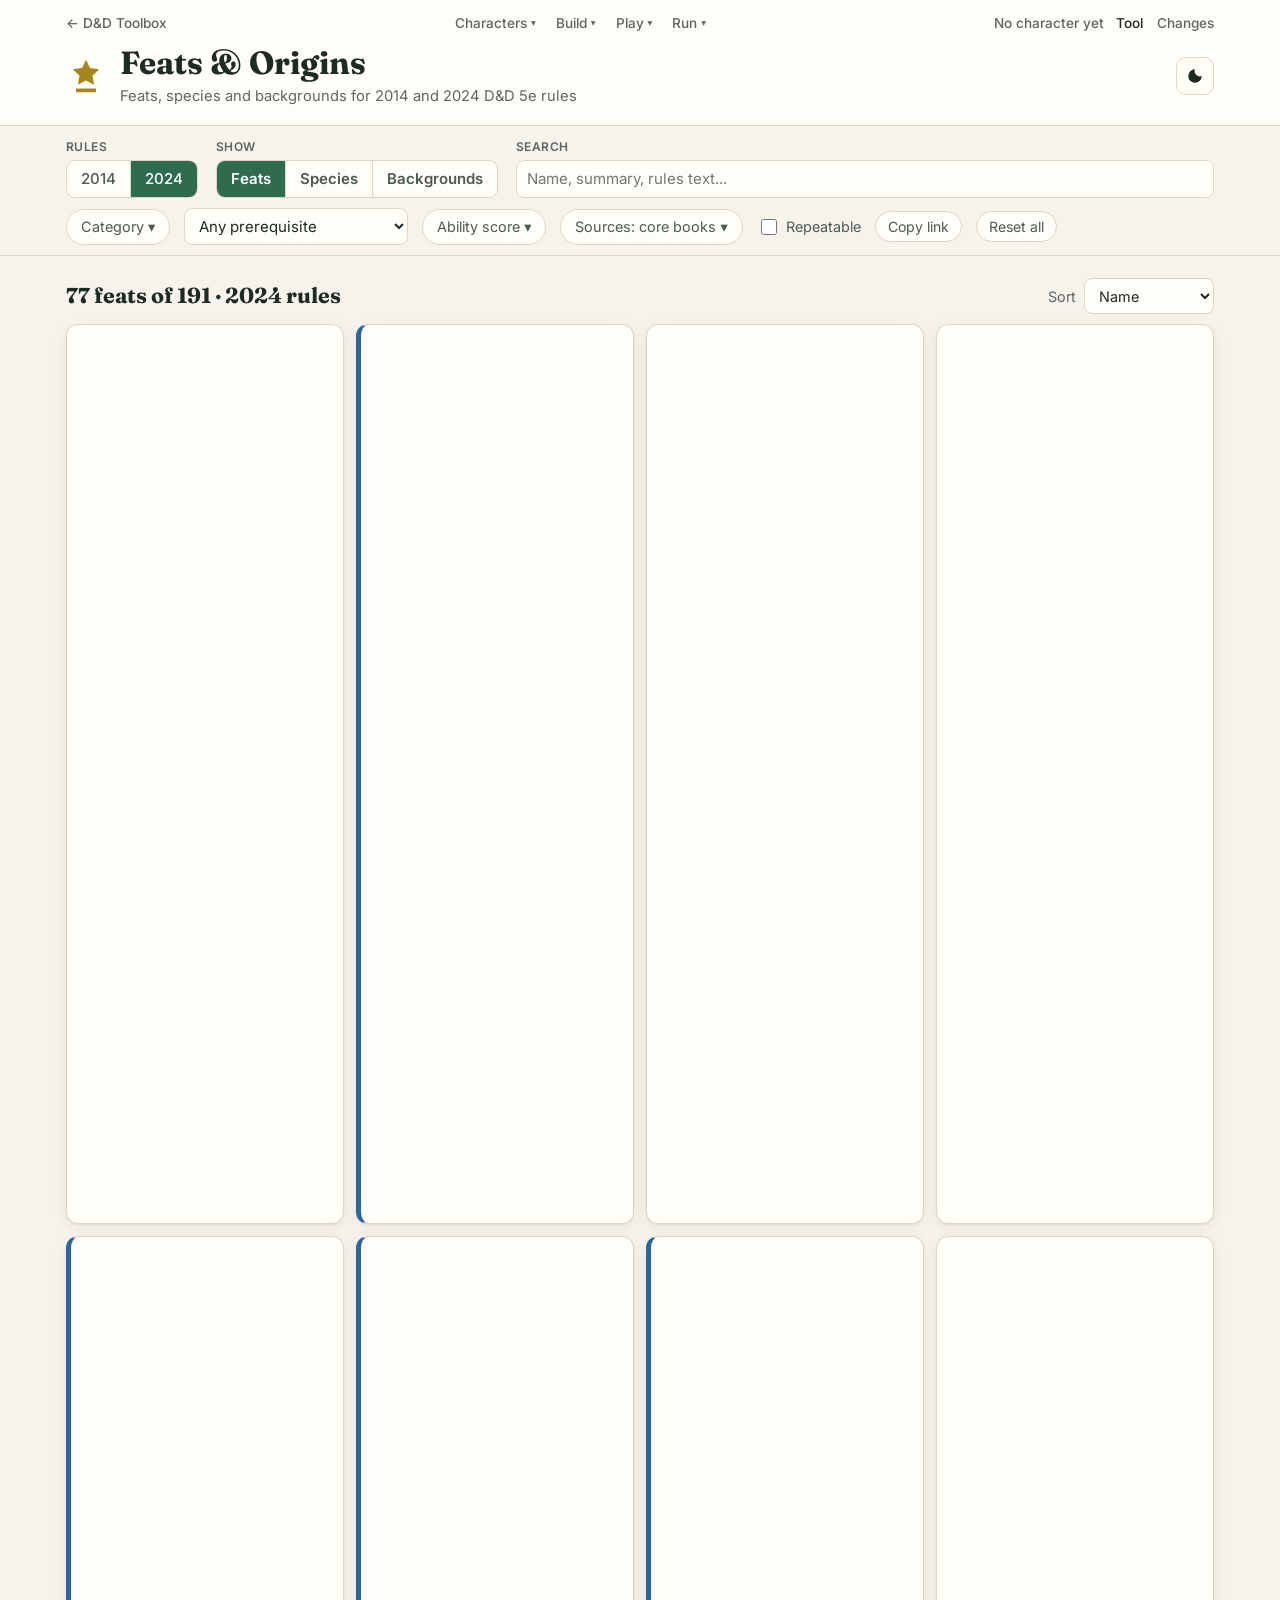
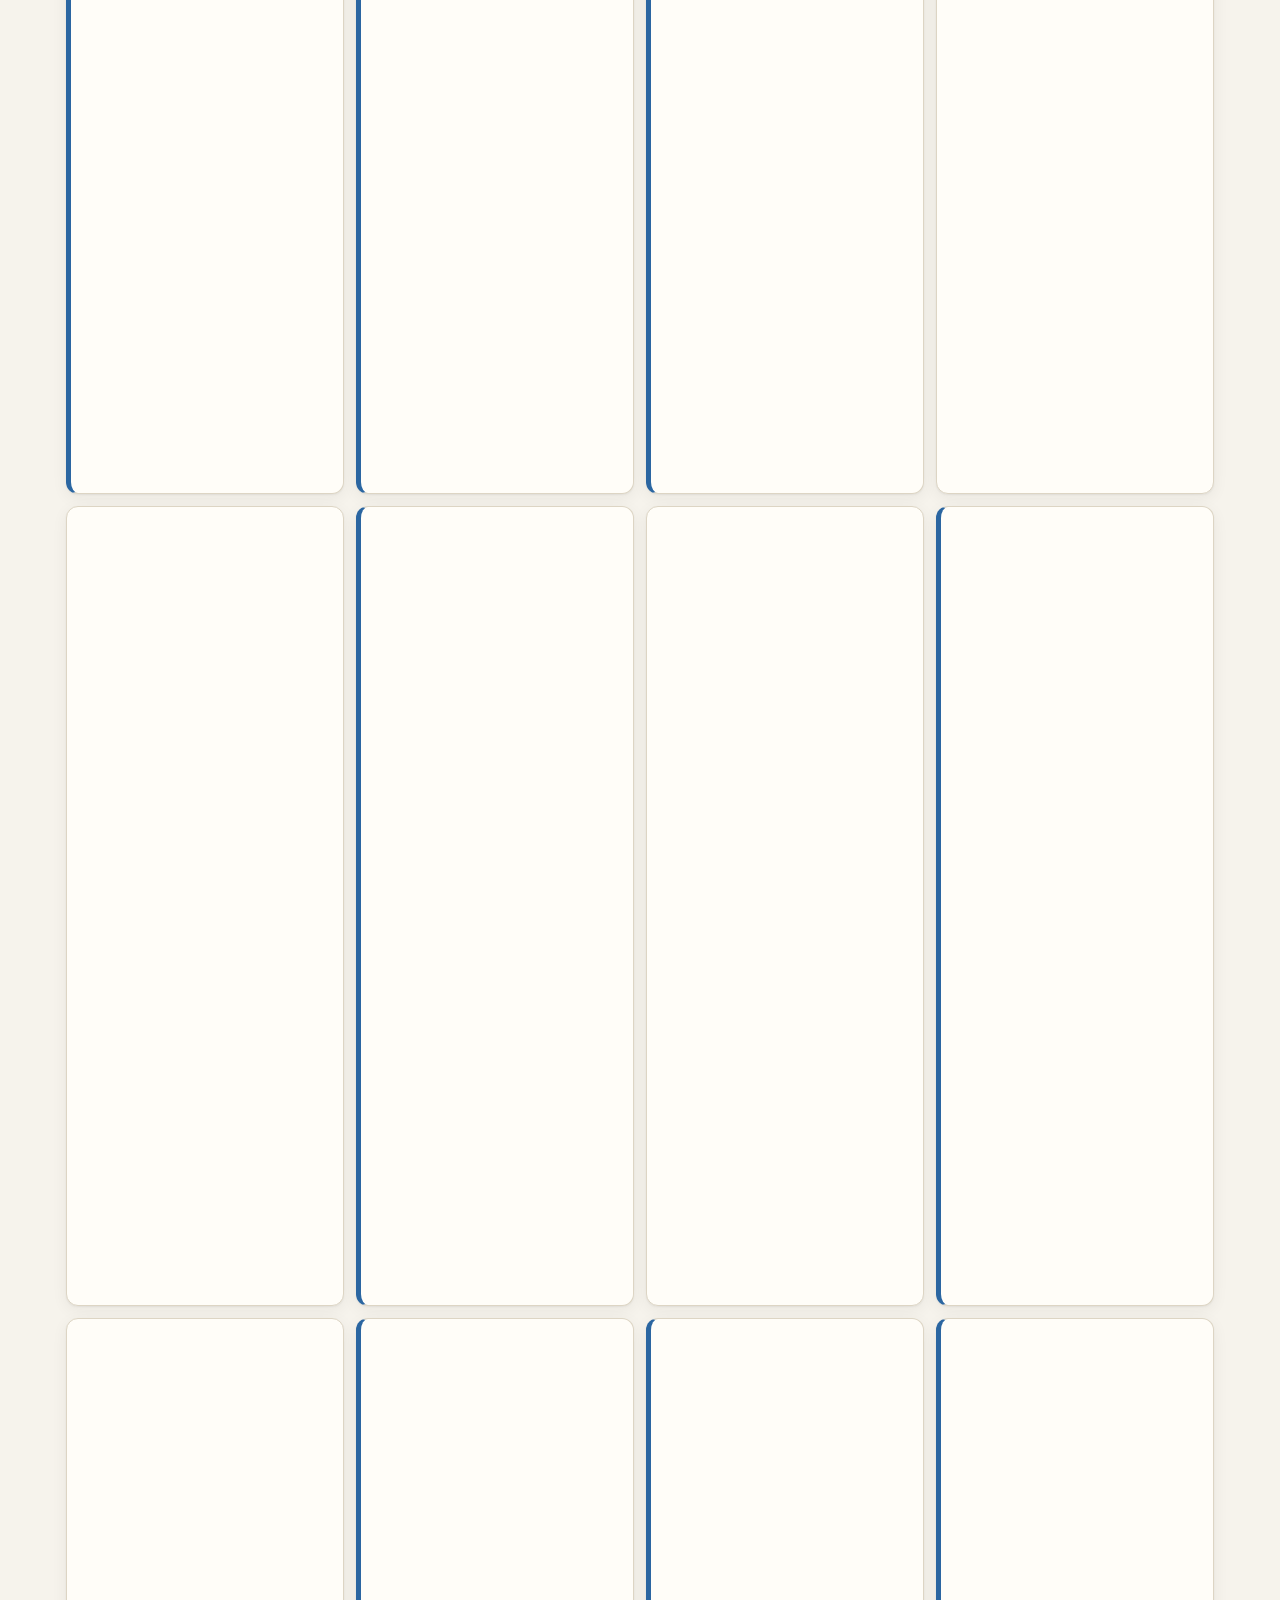
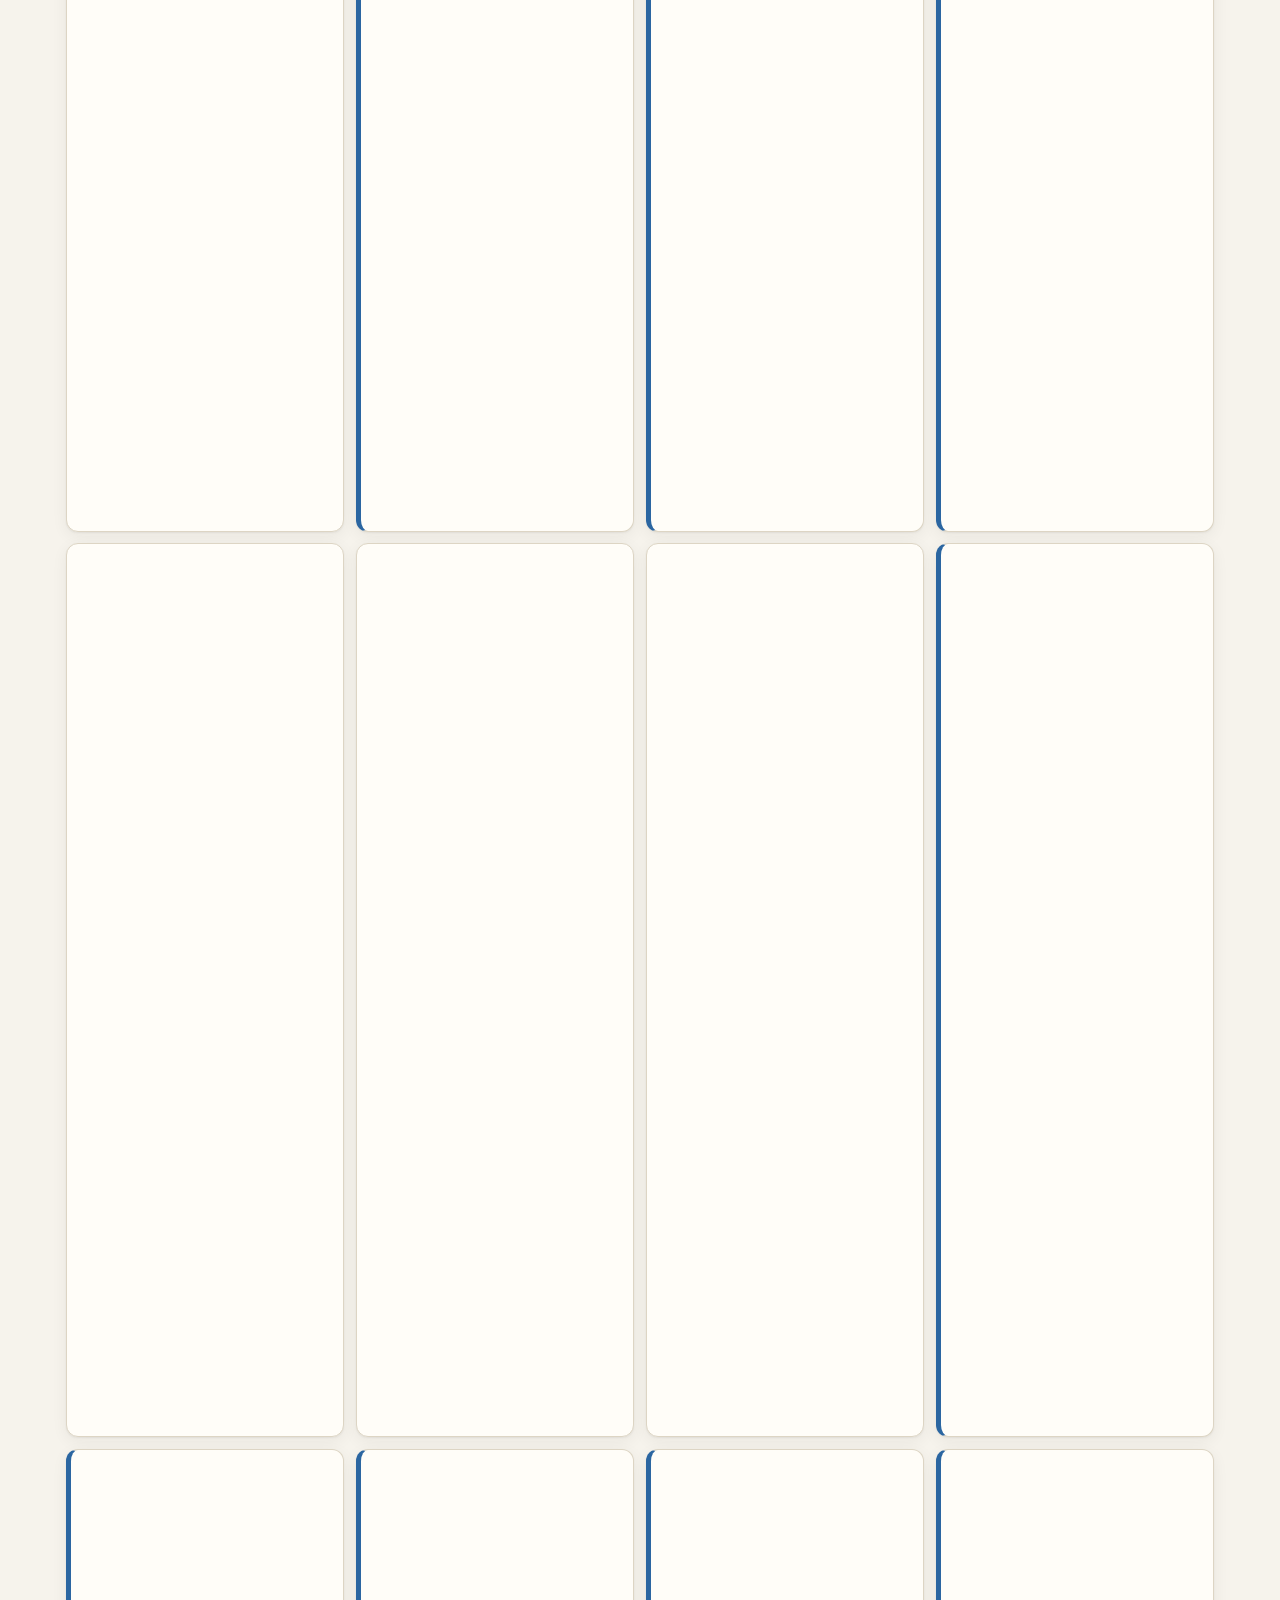
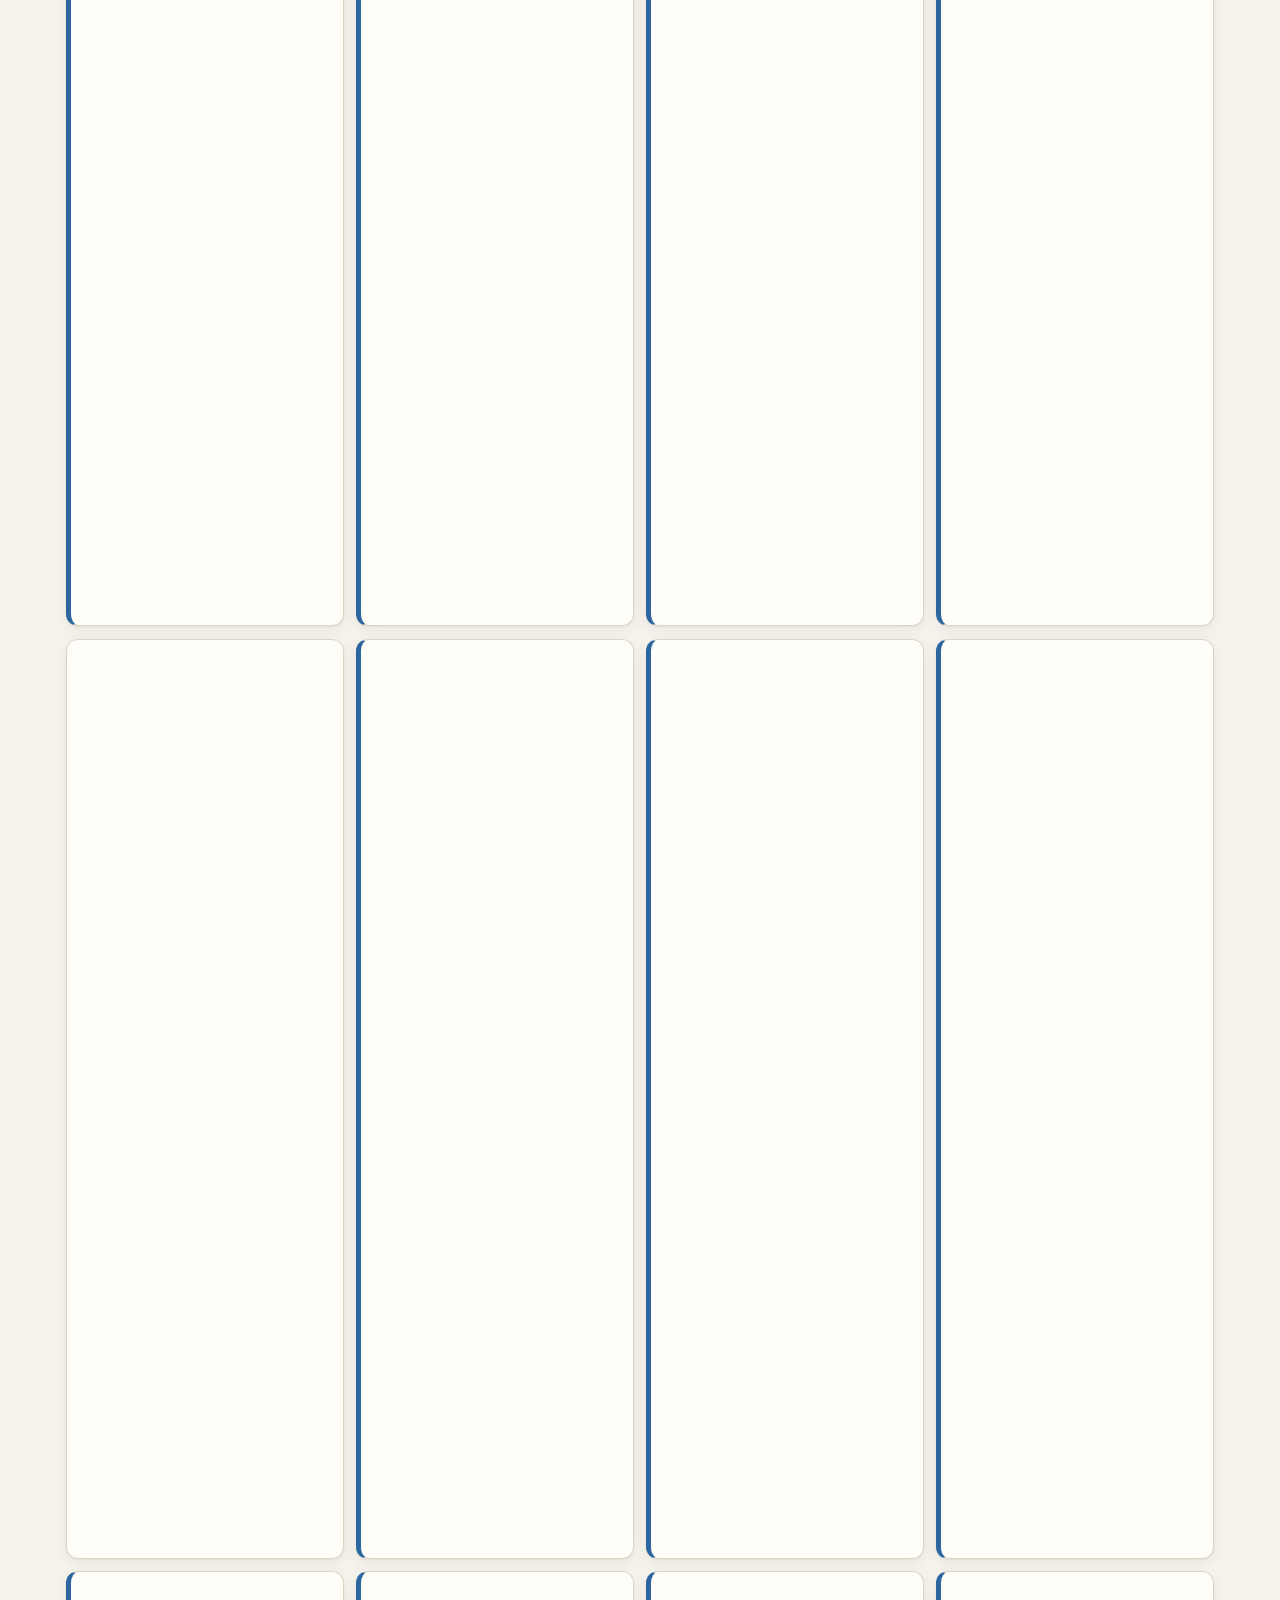
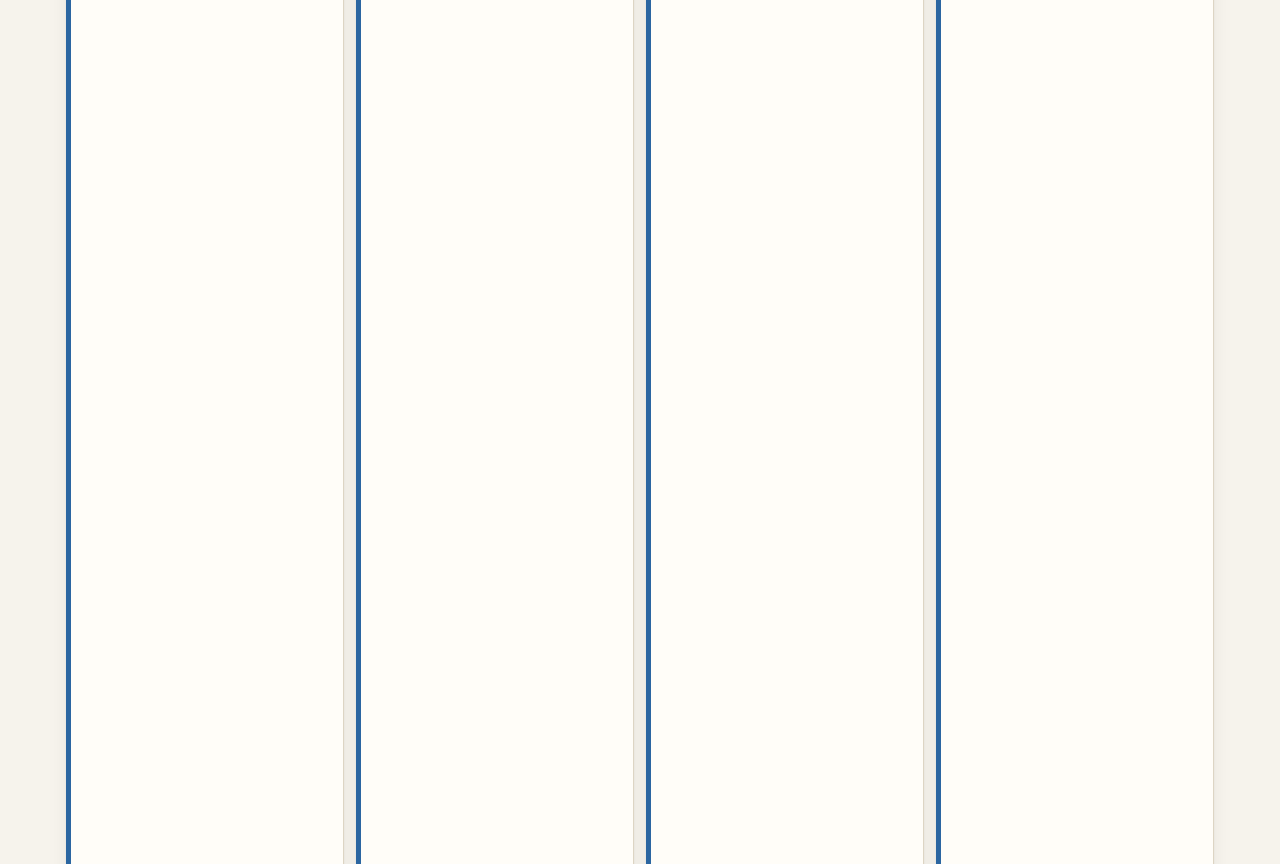
<file: site/index.html>
<!doctype html>
<html lang="en">
<head>
<meta charset="utf-8">
<meta name="viewport" content="width=device-width, initial-scale=1">
<title>Feats &amp; Origins</title>
<meta name="description" content="D&D 5e feats, species and backgrounds for the 2014 and 2024 rules: full SRD text, an index of the official books, filters, and a check of which feats your character qualifies for.">
<meta name="theme-color" content="#f6f3ec" media="(prefers-color-scheme: light)">
<meta name="theme-color" content="#12171a" media="(prefers-color-scheme: dark)">
<link rel="canonical" href="https://wernercd.github.io/dnd-feats/">
<meta property="og:type" content="website">
<meta property="og:site_name" content="D&amp;D Toolbox">
<meta property="og:title" content="Feats &amp; Origins">
<meta property="og:description" content="D&amp;D 5e feats, species and backgrounds for the 2014 and 2024 rules: full SRD text, an index of the official books, filters, and a check of which feats your character qualifies for.">
<meta property="og:url" content="https://wernercd.github.io/dnd-feats/">
<meta property="og:image" content="https://wernercd.github.io/dnd-feats/og.png">
<meta property="og:image:width" content="1200">
<meta property="og:image:height" content="630">
<meta name="twitter:card" content="summary_large_image">
<link rel="manifest" href="manifest.webmanifest">
<link rel="icon" href="icons/favicon-32.png" sizes="32x32" type="image/png">
<link rel="apple-touch-icon" href="icons/apple-touch-icon.png">
<link rel="preconnect" href="https://fonts.googleapis.com">
<link rel="preconnect" href="https://fonts.gstatic.com" crossorigin>
<link href="https://fonts.googleapis.com/css2?family=Fraunces:opsz,wght@9..144,500;9..144,700&family=Inter:wght@400;500;600&display=swap" rel="stylesheet">
<script>try{var t=localStorage.getItem('dnd.theme');if(t==='dark'||t==='light')document.documentElement.dataset.theme=t;}catch(e){}</script>
<link rel="stylesheet" href="styles.css?v=dev">
</head>
<body>
<header class="site-header">
  <div class="wrap hub-bar">
    <a href="https://wernercd.github.io/dnd/">&larr; D&amp;D Toolbox</a>
    <span class="char-pick" id="charPick"></span>
    <nav class="hub-nav" aria-label="Site">
      <a href="./" aria-current="page">Tool</a>
      <a href="changes.html">Changes</a>
    </nav>
  </div>
  <div class="wrap header-inner">
    <div class="brand">
      <svg class="logo" viewBox="0 0 32 32" aria-hidden="true"><path d="M16 3l3.2 6.6 7.3 1-5.3 5.1 1.3 7.2L16 19.5l-6.5 3.4 1.3-7.2-5.3-5.1 7.3-1z"/><path d="M8 26h16v3H8z"/></svg>
      <div>
        <h1>Feats &amp; Origins</h1>
        <p class="tagline">Feats, species and backgrounds for 2014 and 2024 D&amp;D 5e rules</p>
      </div>
    </div>
    <button id="themeBtn" class="icon-btn" type="button" aria-label="Toggle dark mode" title="Toggle dark mode">
      <svg viewBox="0 0 24 24" aria-hidden="true"><path d="M12 3a9 9 0 1 0 9 9 7 7 0 0 1-9-9z"/></svg>
    </button>
  </div>
</header>

<section class="controls" aria-label="Filters">
  <div class="wrap controls-grid">
    <div class="ctl">
      <span class="ctl-label">Rules</span>
      <div class="seg" role="radiogroup" aria-label="Rules edition">
        <button type="button" role="radio" data-ed="2014">2014</button>
        <button type="button" role="radio" data-ed="2024">2024</button>
      </div>
    </div>
    <div class="ctl">
      <span class="ctl-label">Show</span>
      <div class="seg tabs" role="tablist" aria-label="What to list">
        <button type="button" role="tab" data-tab="feats" id="tab-feats" aria-controls="list">Feats</button>
        <button type="button" role="tab" data-tab="species" id="tab-species" aria-controls="list">Species</button>
        <button type="button" role="tab" data-tab="backgrounds" id="tab-backgrounds" aria-controls="list">Backgrounds</button>
      </div>
    </div>
    <div class="ctl ctl-search">
      <label class="ctl-label" for="search">Search</label>
      <input type="search" id="search" placeholder="Name, summary, rules text...">
    </div>
  </div>
  <div class="wrap filters">
    <details class="srcpick fpick feat-only" id="catPick">
      <summary id="catSum">Category</summary>
      <div class="srcpop">
        <div class="srcbtns"><button type="button" id="catClear">Clear all</button><span class="small muted">Shows feats in any ticked category.</span></div>
        <div id="catList" class="srclist" role="group" aria-label="Feat category"></div>
      </div>
    </details>
    <select id="pre" class="feat-only" aria-label="Prerequisite">
      <option value="">Any prerequisite</option>
      <option value="none">No prerequisite</option>
      <option value="level">Needs a level</option>
      <option value="ability">Needs an ability score</option>
      <option value="species">Needs a species</option>
      <option value="cast">Needs spellcasting</option>
      <option value="feat">Needs another feat</option>
      <option value="class">Needs a class, feature or training</option>
      <option value="campaign">Tied to a setting</option>
    </select>
    <details class="srcpick fpick" id="abPick">
      <summary id="abSum">Ability score</summary>
      <div class="srcpop">
        <div class="srcbtns"><button type="button" id="abClear">Clear all</button><span class="small muted" id="abHint">Shows entries that can raise any ticked score.</span></div>
        <div id="abList" class="srclist" role="group" aria-label="Ability score"></div>
      </div>
    </details>
    <details class="srcpick" id="srcPick">
      <summary id="srcSum">Sources</summary>
      <div class="srcpop">
        <input type="search" id="srcQ" placeholder="Find a book..." aria-label="Filter sources">
        <div class="srcbtns"><button type="button" id="srcCore">Core books</button><button type="button" id="srcAll">Select all</button><button type="button" id="srcNone">Clear all</button><button type="button" id="srcSrd">SRD only</button></div>
        <div id="srcList" class="srclist"></div>
      </div>
    </details>
    <label class="tog feat-only" title="Only feats you can take more than once"><input type="checkbox" id="rep"> Repeatable</label>
    <select id="show" class="ch-only feat-only" aria-label="Character filter">
      <option value="">Everything</option>
      <option value="ok">Character qualifies</option>
      <option value="taken" class="feat-opt">Taken</option>
      <option value="planned" class="feat-opt">Planned</option>
      <option value="mine" class="feat-opt">Taken or planned</option>
    </select>
    <label class="ctl-inline ch-only feat-only" for="atLvl" title="Check prerequisites as if the character were this level (for planning an ASI level)">At level <input type="number" id="atLvl" min="1" max="20" inputmode="numeric"></label>
    <button type="button" class="chip" id="copyLink" title="Copy a link to this exact view">Copy link</button>
    <button type="button" class="chip" id="resetBtn" title="Clear every filter (the rules edition and tab stay)">Reset all</button>
  </div>
</section>

<main class="wrap">
  <section class="char-card ch-only" id="charCard" aria-live="polite" hidden></section>
  <section class="char-card imp-card" id="impCard" aria-live="polite" hidden></section>

  <section class="results">
    <div class="results-head">
      <h2 id="count">Feats</h2>
      <div class="sort">
        <label for="sort">Sort</label>
        <select id="sort">
          <option value="name">Name</option>
          <option value="cat">Category</option>
          <option value="src">Source</option>
          <option value="ok" class="ch-only">Qualifies first</option>
        </select>
      </div>
    </div>
    <div id="list" class="list" role="tabpanel" aria-labelledby="tab-feats"></div>
    <p id="empty" class="empty" hidden>Nothing matches. Try clearing a filter or switching the rules edition.</p>
  </section>

  <section class="about" id="about" data-reveal>
    <h2>About</h2>
    <p>Browse feats, species (races) and backgrounds for the 2014 rules (SRD 5.1) and the 2024 rules (SRD 5.2). Entries from the free System Reference Documents show their full rules text. Entries from the other official books are listed as an index: name, book, page, category, prerequisite, ability increase and a one-line summary written for this site, so you know where to look them up.</p>
    <p>Pick a character in the header (shared with the other D&amp;D Toolbox tools) to see which feats it qualifies for, mark feats as taken or planned, and set its species and background so species prerequisites can be checked. Prerequisites that depend on things the character record doesn't hold (a campaign, a background feature, a tool) are marked <em>check</em> rather than guessed.</p>
    <p>Text marked <em>SRD 5.1</em> or <em>SRD 5.2</em> comes from the System Reference Documents 5.1 and 5.2 by Wizards of the Coast LLC, available at <a href="https://dnd.wizards.com/resources/systems-reference-document" rel="noopener">dnd.wizards.com</a> and licensed under the <a href="https://creativecommons.org/licenses/by/4.0/legalcode" rel="noopener">Creative Commons Attribution 4.0 International License</a>. It was retrieved through the <a href="https://open5e.com" rel="noopener">Open5e</a> API. The index of other books (facts only, no rules text) was compiled from the community <a href="https://github.com/5etools-mirror-3/5etools-src" rel="noopener">5etools</a> dataset; the summaries are original. Unofficial fan content; not affiliated with or endorsed by Wizards of the Coast.</p>
    <p class="muted" id="generated"></p>
    <p><a href="changes.html">See what's changed</a></p>
  </section>

  <section class="about" id="sources" data-reveal>
    <h2>Source material</h2>
    <p class="muted">Every book the entries on this site come from, with counts per rules edition. The SRDs are free; the others are official books. The Sources menu starts with the core rules ticked; every other book is one tick away.</p>
    <ul id="srcLinks" class="srclinks"></ul>
    <p class="small muted">The free rules: <a href="https://www.dndbeyond.com/sources/dnd/basic-rules-2014" rel="noopener">Basic Rules (2014)</a> and <a href="https://www.dndbeyond.com/sources/dnd/br-2024" rel="noopener">Free Rules (2024)</a>.</p>
  </section>
</main>

<footer class="site-footer">
  <div class="wrap">
    <ul class="foot-links">
      <li><a href="https://wernercd.github.io/dnd/">D&amp;D Toolbox</a></li>
      <li><a href="https://wernercd.github.io/dnd-druid-wildshapes/">Wild Shape Beast List</a></li>
      <li><a href="https://wernercd.github.io/dnd-items/">Item Finder</a></li>
      <li><a href="https://wernercd.github.io/dnd-multiclass-planner/">Multiclass Planner</a></li>
      <li><a href="https://wernercd.github.io/dnd-magic/">Spell Planner</a></li>
      <li><a href="https://wernercd.github.io/dnd-feats/" aria-current="page">Feats &amp; Origins</a></li>
      <li><a href="https://wernercd.github.io/dnd-rules/">Rules Reference</a></li>
      <li><a href="https://wernercd.github.io/dnd-monsters/">Monster Lookup</a></li>
      <li><a href="changes.html">Changes</a></li>
      <li><a href="https://github.com/WernerCD/dnd-feats" rel="noopener">Source code</a></li>
      <li><a href="https://github.com/WernerCD/dnd-feats/issues" rel="noopener">Report a problem</a></li>
    </ul>
    <p>Unofficial fan content, not affiliated with or endorsed by Wizards of the Coast. Rules text comes from the System Reference Documents 5.1 and 5.2 by Wizards of the Coast LLC, licensed under <a href="https://creativecommons.org/licenses/by/4.0/legalcode" rel="noopener">CC BY 4.0</a>.</p>
  </div>
</footer>

<dialog id="detail" aria-labelledby="dTitle">
  <div class="dlg">
    <button type="button" class="icon-btn close" id="closeDlg" aria-label="Close">
      <svg viewBox="0 0 24 24" aria-hidden="true"><path d="M6 6l12 12M18 6L6 18"/></svg>
    </button>
    <div id="dBody"></div>
  </div>
</dialog>

<script src="character.js?v=dev"></script>
<script src="sources.js?v=dev"></script>
<script src="app.js?v=dev"></script>
<script src="theme.js?v=dev"></script>
<script src="nav.js?v=dev"></script>
<script src="version.js?v=dev"></script>
<script src="offline.js?v=dev"></script>
<script src="dice.js?v=dev"></script>
<script src="links.js?v=dev"></script>
<script src="motion.js?v=dev" defer></script><script src="ui.js?v=dev" defer></script>
</body>
</html>
</file>
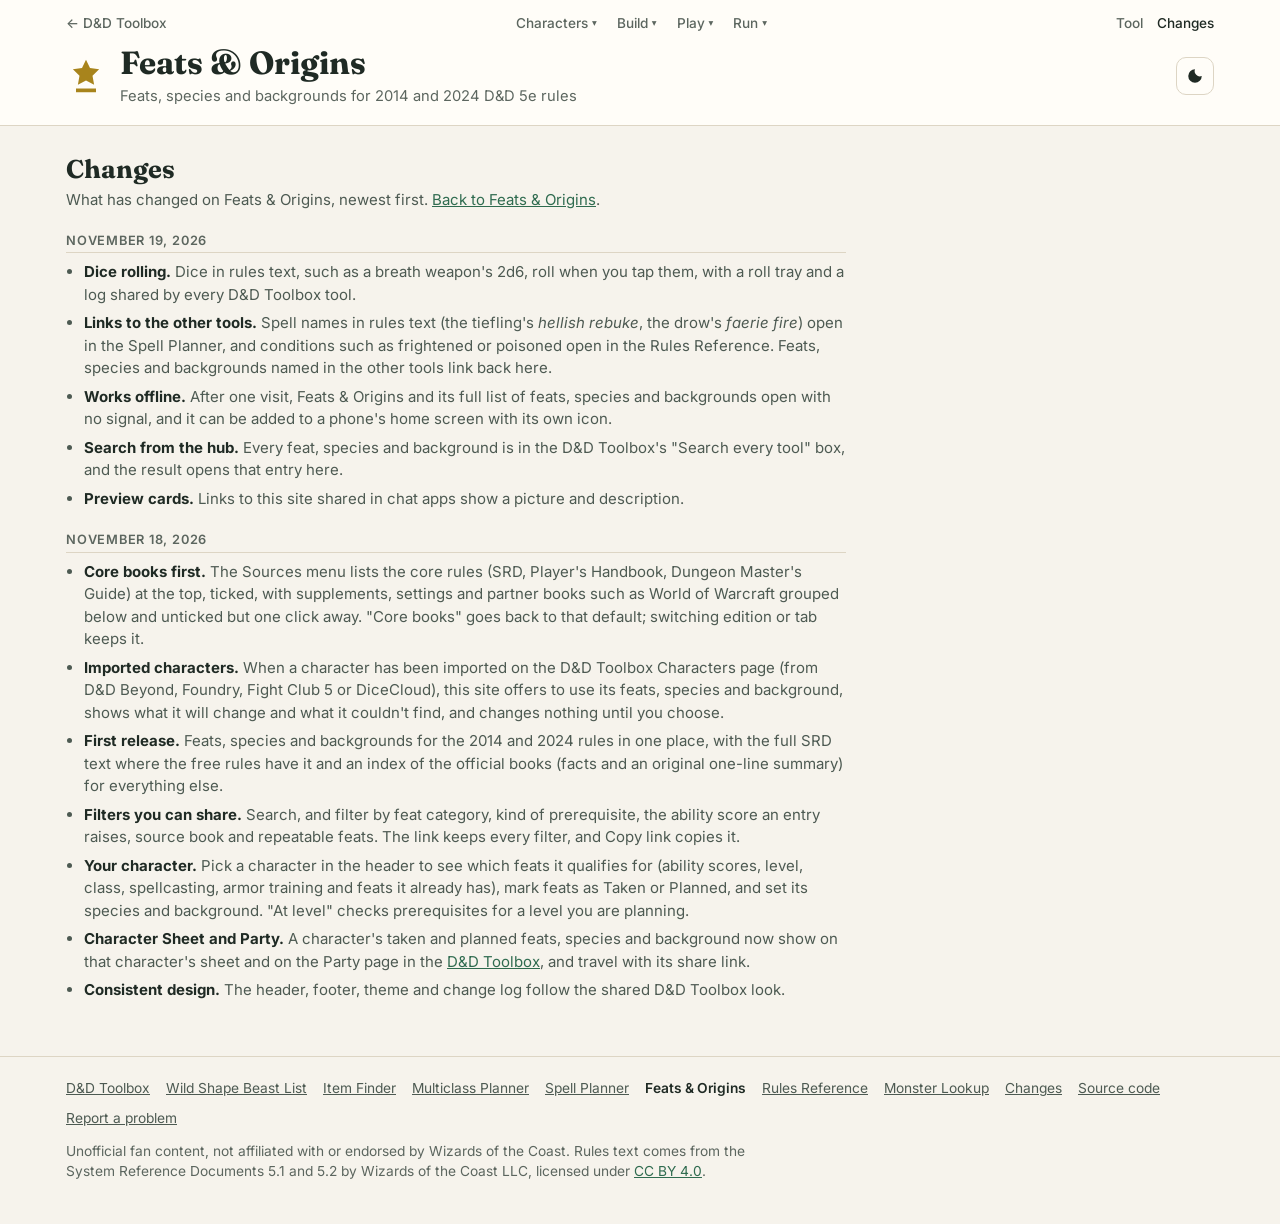
<file: site/changes.html>
<!doctype html>
<html lang="en">
<head>
<meta charset="utf-8">
<meta name="viewport" content="width=device-width, initial-scale=1">
<title>Changes &middot; Feats &amp; Origins</title>
<meta name="description" content="What has changed on Feats &amp; Origins.">
<meta name="theme-color" content="#f6f3ec" media="(prefers-color-scheme: light)">
<meta name="theme-color" content="#12171a" media="(prefers-color-scheme: dark)">
<link rel="canonical" href="https://wernercd.github.io/dnd-feats/changes.html">
<meta property="og:type" content="website">
<meta property="og:site_name" content="D&amp;D Toolbox">
<meta property="og:title" content="Changes &middot; Feats &amp; Origins">
<meta property="og:description" content="What has changed on Feats &amp; Origins.">
<meta property="og:url" content="https://wernercd.github.io/dnd-feats/changes.html">
<meta property="og:image" content="https://wernercd.github.io/dnd-feats/og.png">
<meta property="og:image:width" content="1200">
<meta property="og:image:height" content="630">
<meta name="twitter:card" content="summary_large_image">
<link rel="manifest" href="manifest.webmanifest">
<link rel="icon" href="icons/favicon-32.png" sizes="32x32" type="image/png">
<link rel="apple-touch-icon" href="icons/apple-touch-icon.png">
<link rel="preconnect" href="https://fonts.googleapis.com">
<link rel="preconnect" href="https://fonts.gstatic.com" crossorigin>
<link href="https://fonts.googleapis.com/css2?family=Fraunces:opsz,wght@9..144,500;9..144,700&family=Inter:wght@400;500;600&display=swap" rel="stylesheet">
<script>try{var t=localStorage.getItem('dnd.theme');if(t==='dark'||t==='light')document.documentElement.dataset.theme=t;}catch(e){}</script>
<link rel="stylesheet" href="styles.css?v=dev">
</head>
<body>
<header class="site-header">
  <div class="wrap hub-bar">
    <a href="https://wernercd.github.io/dnd/">&larr; D&amp;D Toolbox</a>
    <nav class="hub-nav" aria-label="Site">
      <a href="./">Tool</a>
      <a href="changes.html" aria-current="page">Changes</a>
    </nav>
  </div>
  <div class="wrap header-inner">
    <div class="brand">
      <svg class="logo" viewBox="0 0 32 32" aria-hidden="true"><path d="M16 3l3.2 6.6 7.3 1-5.3 5.1 1.3 7.2L16 19.5l-6.5 3.4 1.3-7.2-5.3-5.1 7.3-1z"/><path d="M8 26h16v3H8z"/></svg>
      <div>
        <h1><a href="./">Feats &amp; Origins</a></h1>
        <p class="tagline">Feats, species and backgrounds for 2014 and 2024 D&amp;D 5e rules</p>
      </div>
    </div>
    <button id="themeBtn" class="icon-btn" type="button" aria-label="Toggle dark mode" title="Toggle dark mode">
      <svg viewBox="0 0 24 24" aria-hidden="true"><path d="M12 3a9 9 0 1 0 9 9 7 7 0 0 1-9-9z"/></svg>
    </button>
  </div>
</header>

<main class="wrap changes">
  <h2>Changes</h2>
  <p class="intro">What has changed on Feats &amp; Origins, newest first. <a href="./">Back to Feats &amp; Origins</a>.</p>
  <section class="change-day">
    <h3><time datetime="2026-11-19">November 19, 2026</time></h3>
    <ul>
      <li><b>Dice rolling.</b> Dice in rules text, such as a breath weapon's 2d6, roll when you tap them, with a roll tray and a log shared by every D&amp;D Toolbox tool.</li>
      <li><b>Links to the other tools.</b> Spell names in rules text (the tiefling's <i>hellish rebuke</i>, the drow's <i>faerie fire</i>) open in the Spell Planner, and conditions such as frightened or poisoned open in the Rules Reference. Feats, species and backgrounds named in the other tools link back here.</li>
      <li><b>Works offline.</b> After one visit, Feats &amp; Origins and its full list of feats, species and backgrounds open with no signal, and it can be added to a phone's home screen with its own icon.</li>
      <li><b>Search from the hub.</b> Every feat, species and background is in the D&amp;D Toolbox's "Search every tool" box, and the result opens that entry here.</li>
      <li><b>Preview cards.</b> Links to this site shared in chat apps show a picture and description.</li>
    </ul>
  </section>
  <section class="change-day">
    <h3><time datetime="2026-11-18">November 18, 2026</time></h3>
    <ul>
      <li><b>Core books first.</b> The Sources menu lists the core rules (SRD, Player's Handbook, Dungeon Master's Guide) at the top, ticked, with supplements, settings and partner books such as World of Warcraft grouped below and unticked but one click away. "Core books" goes back to that default; switching edition or tab keeps it.</li>
      <li><b>Imported characters.</b> When a character has been imported on the D&amp;D Toolbox Characters page (from D&amp;D Beyond, Foundry, Fight Club 5 or DiceCloud), this site offers to use its feats, species and background, shows what it will change and what it couldn't find, and changes nothing until you choose.</li>
      <li><b>First release.</b> Feats, species and backgrounds for the 2014 and 2024 rules in one place, with the full SRD text where the free rules have it and an index of the official books (facts and an original one-line summary) for everything else.</li>
      <li><b>Filters you can share.</b> Search, and filter by feat category, kind of prerequisite, the ability score an entry raises, source book and repeatable feats. The link keeps every filter, and Copy link copies it.</li>
      <li><b>Your character.</b> Pick a character in the header to see which feats it qualifies for (ability scores, level, class, spellcasting, armor training and feats it already has), mark feats as Taken or Planned, and set its species and background. "At level" checks prerequisites for a level you are planning.</li>
      <li><b>Character Sheet and Party.</b> A character's taken and planned feats, species and background now show on that character's sheet and on the Party page in the <a href="https://wernercd.github.io/dnd/">D&amp;D Toolbox</a>, and travel with its share link.</li>
      <li><b>Consistent design.</b> The header, footer, theme and change log follow the shared D&amp;D Toolbox look.</li>
    </ul>
  </section>
</main>

<footer class="site-footer">
  <div class="wrap">
    <ul class="foot-links">
      <li><a href="https://wernercd.github.io/dnd/">D&amp;D Toolbox</a></li>
      <li><a href="https://wernercd.github.io/dnd-druid-wildshapes/">Wild Shape Beast List</a></li>
      <li><a href="https://wernercd.github.io/dnd-items/">Item Finder</a></li>
      <li><a href="https://wernercd.github.io/dnd-multiclass-planner/">Multiclass Planner</a></li>
      <li><a href="https://wernercd.github.io/dnd-magic/">Spell Planner</a></li>
      <li><a href="https://wernercd.github.io/dnd-feats/" aria-current="page">Feats &amp; Origins</a></li>
      <li><a href="https://wernercd.github.io/dnd-rules/">Rules Reference</a></li>
      <li><a href="https://wernercd.github.io/dnd-monsters/">Monster Lookup</a></li>
      <li><a href="changes.html">Changes</a></li>
      <li><a href="https://github.com/WernerCD/dnd-feats" rel="noopener">Source code</a></li>
      <li><a href="https://github.com/WernerCD/dnd-feats/issues" rel="noopener">Report a problem</a></li>
    </ul>
    <p>Unofficial fan content, not affiliated with or endorsed by Wizards of the Coast. Rules text comes from the System Reference Documents 5.1 and 5.2 by Wizards of the Coast LLC, licensed under <a href="https://creativecommons.org/licenses/by/4.0/legalcode" rel="noopener">CC BY 4.0</a>.</p>
  </div>
</footer>
<script src="theme.js?v=dev"></script>
<script src="nav.js?v=dev"></script>
<script src="version.js?v=dev"></script>
<script src="offline.js?v=dev"></script>
<script src="dice.js?v=dev"></script>
<script src="links.js?v=dev"></script>
</body>
</html>
</file>
<file: site/styles.css>
:root {
  --src-s: 58%; --src-l: 40%; --src-bg: 94%;
  --bg: #f6f3ec;
  --surface: #fffdf8;
  --surface-2: #efeadf;
  --ink: #1f2a24;
  --ink-2: #4d5a52;
  --muted: #5c665f;
  --line: #ddd5c4;
  --accent: #2f6b4f;
  --accent-ink: #ffffff;
  --gold: #a8841c;
  --warn: #9a4b1c;
  --warn-bg: #f7e6d8;
  --chip: #e6efe9;
  --shadow: 0 1px 2px rgba(31, 42, 36, .06), 0 4px 16px rgba(31, 42, 36, .06);
  --radius: 12px;
  color-scheme: light;
}
@media (prefers-color-scheme: dark) {
  :root:not([data-theme="light"]) {
    --bg: #12171a;
    --surface: #1a2125;
    --surface-2: #222b30;
    --ink: #e8ece6;
    --ink-2: #b9c3bc;
    --muted: #8d9a93;
    --line: #2f3a3f;
    --accent: #6fbf95;
    --accent-ink: #0d1a13;
    --gold: #d9b84a;
    --warn: #f0a878;
    --warn-bg: #3a2a20;
    --chip: #233229;
    --shadow: 0 1px 2px rgba(0, 0, 0, .3), 0 4px 16px rgba(0, 0, 0, .25);
    color-scheme: dark;
  }
}
:root[data-theme="dark"] {
  --bg: #12171a;
  --surface: #1a2125;
  --surface-2: #222b30;
  --ink: #e8ece6;
  --ink-2: #b9c3bc;
  --muted: #8d9a93;
  --line: #2f3a3f;
  --accent: #6fbf95;
  --accent-ink: #0d1a13;
  --gold: #d9b84a;
  --warn: #f0a878;
  --warn-bg: #3a2a20;
  --chip: #233229;
  --shadow: 0 1px 2px rgba(0, 0, 0, .3), 0 4px 16px rgba(0, 0, 0, .25);
  color-scheme: dark;
}

* { box-sizing: border-box; }
[hidden] { display: none !important; }
html { -webkit-text-size-adjust: 100%; }
body {
  margin: 0;
  background: var(--bg);
  color: var(--ink);
  font: 15px/1.5 Inter, system-ui, -apple-system, "Segoe UI", sans-serif;
}
a { color: var(--accent); }
h1, h2, h3 { font-family: Fraunces, Georgia, serif; font-weight: 700; line-height: 1.2; margin: 0; }
h2 { font-size: 1.35rem; }
.wrap { max-width: 1180px; margin: 0 auto; padding: 0 16px; }
.muted { color: var(--muted); }

/* header */
.icon-btn { background: none; border: 1px solid var(--line); color: var(--ink); width: 38px; height: 38px; border-radius: 10px; display: grid; place-items: center; cursor: pointer; flex: none; }
.icon-btn svg { width: 18px; height: 18px; fill: none; stroke: currentColor; stroke-width: 2; stroke-linecap: round; }
#themeBtn svg { fill: currentColor; stroke: none; }
.icon-btn:hover { background: var(--surface-2); }

/* controls */
.controls { position: sticky; top: 0; z-index: 5; background: color-mix(in srgb, var(--bg) 92%, transparent); backdrop-filter: blur(8px); border-bottom: 1px solid var(--line); padding: 12px 0 10px; }
.controls-grid { display: flex; flex-wrap: wrap; gap: 12px 18px; align-items: flex-end; }
.ctl { display: flex; flex-direction: column; gap: 4px; }
.ctl-label { font-size: .75rem; font-weight: 600; letter-spacing: .04em; text-transform: uppercase; color: var(--muted); }
.ctl-label output { color: var(--ink); font-size: .95rem; text-transform: none; letter-spacing: 0; margin-left: 4px; }
.ctl-level { min-width: 180px; flex: 1 1 180px; max-width: 280px; }
.ctl-level input { width: 100%; accent-color: var(--accent); }
.ctl-wis input { width: 70px; }
.ctl-search { flex: 2 1 200px; }
input[type=search], input[type=number], select {
  font: inherit; color: var(--ink); background: var(--surface); border: 1px solid var(--line); border-radius: 8px; padding: 7px 10px; min-height: 36px;
}
input:focus-visible, select:focus-visible, button:focus-visible { outline: 2px solid var(--accent); outline-offset: 2px; }
.seg { display: inline-flex; border: 1px solid var(--line); border-radius: 9px; overflow: hidden; background: var(--surface); }
.seg button { font: inherit; font-weight: 500; border: 0; background: none; color: var(--ink-2); padding: 7px 14px; cursor: pointer; min-height: 36px; }
.seg button + button { border-left: 1px solid var(--line); }
.seg button[aria-checked="true"] { background: var(--accent); color: var(--accent-ink); }
.filters { display: flex; flex-wrap: wrap; align-items: center; gap: 8px 14px; margin-top: 10px; }
.chips { display: flex; gap: 6px; flex-wrap: wrap; }
.chip { font: inherit; font-size: .88rem; border: 1px solid var(--line); background: var(--surface); color: var(--ink-2); border-radius: 999px; padding: 4px 12px; cursor: pointer; }
.chip[aria-pressed="true"] { background: var(--chip); border-color: var(--accent); color: var(--ink); }
.tog { display: inline-flex; align-items: center; gap: 6px; font-size: .9rem; color: var(--ink-2); cursor: pointer; }
.tog input { accent-color: var(--accent); width: 16px; height: 16px; }

/* rules card */
.rules-card { margin: 18px 0; background: var(--surface); border: 1px solid var(--line); border-radius: var(--radius); box-shadow: var(--shadow); padding: 16px 18px; }
.rules-top { display: flex; flex-wrap: wrap; gap: 10px 24px; align-items: baseline; }
.rules-top h2 { font-size: 1.2rem; }
.stats { display: flex; flex-wrap: wrap; gap: 8px; margin: 12px 0 8px; }
.stat { background: var(--surface-2); border-radius: 10px; padding: 8px 12px; min-width: 110px; }
.stat b { display: block; font-size: 1.15rem; font-family: Fraunces, Georgia, serif; }
.stat span { font-size: .78rem; color: var(--muted); }
.stat.warn { background: var(--warn-bg); }
.stat.warn b { color: var(--warn); }
.rules-card ul { margin: 6px 0 0; padding-left: 18px; color: var(--ink-2); }
.rules-card li { margin: 3px 0; }
.notice { background: var(--warn-bg); color: var(--ink); border-radius: 8px; padding: 8px 12px; margin-top: 10px; font-size: .92rem; }

/* list */
.results-head { display: flex; justify-content: space-between; align-items: center; gap: 12px; margin: 22px 0 10px; flex-wrap: wrap; }
.sort { display: flex; align-items: center; gap: 8px; color: var(--muted); font-size: .9rem; }
.list { display: grid; grid-template-columns: repeat(auto-fill, minmax(min(270px, 100%), 1fr)); gap: 12px; }
.card { position: relative; background: var(--surface); border: 1px solid var(--line); border-radius: var(--radius); padding: 14px 14px 12px; cursor: pointer; box-shadow: var(--shadow); transition: transform .12s ease, border-color .12s ease; text-align: left; font: inherit; color: inherit; width: 100%; }
.card:hover { transform: translateY(-2px); border-color: var(--accent); }
.card.locked { opacity: .55; }
.card-top { display: flex; justify-content: space-between; align-items: flex-start; gap: 8px; }
.card h3 { font-size: 1.08rem; }
.card .card-top { padding-right: 56px; }
.card .alt { font-size: .8rem; color: var(--muted); }
.cr { flex: none; font-weight: 600; font-size: .8rem; background: var(--chip); color: var(--ink); border-radius: 999px; padding: 2px 9px; white-space: nowrap; }
.meta { font-size: .85rem; color: var(--ink-2); margin: 4px 0 8px; }
.nums { display: flex; gap: 14px; font-size: .9rem; }
.nums b { font-family: Fraunces, Georgia, serif; font-size: 1.05rem; }
.nums span { color: var(--muted); font-size: .78rem; margin-right: 3px; }
.moves { display: flex; flex-wrap: wrap; gap: 4px; margin-top: 8px; }
.mv { font-size: .76rem; border: 1px solid var(--line); border-radius: 6px; padding: 1px 6px; color: var(--ink-2); }
.mv.fly { border-color: #7aa3c9; } .mv.swim { border-color: #5fb0b0; } .mv.climb { border-color: #b59b6a; } .mv.burrow { border-color: #a07a5a; }
.why { margin-top: 8px; font-size: .8rem; color: var(--warn); }
.fav { position: absolute; top: 10px; right: 10px; background: none; border: 0; cursor: pointer; padding: 4px; color: var(--muted); }
.fav svg { width: 18px; height: 18px; fill: none; stroke: currentColor; stroke-width: 2; }
.fav[aria-pressed="true"] { color: var(--gold); }
.fav[aria-pressed="true"] svg { fill: currentColor; }
.tagline-s { font-size: .74rem; color: var(--muted); margin-top: 6px; }
.empty { color: var(--muted); padding: 24px 0; }

/* others */
.others, .about { margin: 36px 0; }
.others-list { display: grid; grid-template-columns: repeat(auto-fill, minmax(230px, 1fr)); gap: 8px; margin-top: 12px; }
.other { background: var(--surface); border: 1px dashed var(--line); border-radius: 10px; padding: 10px 12px; font-size: .9rem; }
.other.locked { opacity: .55; }
.other b { font-family: Fraunces, Georgia, serif; }
.other .src { color: var(--muted); font-size: .8rem; }
.about p { max-width: 75ch; color: var(--ink-2); }

/* dialog */
dialog { border: 0; padding: 0; border-radius: 16px; background: var(--surface); color: var(--ink); width: min(680px, calc(100vw - 24px)); max-height: calc(100vh - 32px); box-shadow: 0 20px 60px rgba(0,0,0,.35); }
dialog::backdrop { background: rgba(10, 14, 12, .55); }
.dlg { position: relative; padding: 22px 22px 18px; overflow: auto; max-height: calc(100vh - 32px); }
.close { position: absolute; top: 14px; right: 14px; }
.sb-head h2 { font-size: 1.6rem; padding-right: 44px; }
.sb-sub { color: var(--muted); font-style: italic; margin: 2px 0 10px; }
.desc { font-size: 1rem; color: var(--ink); margin: 0 0 6px; }
.tip { background: var(--chip); border-radius: 8px; padding: 8px 12px; font-size: .92rem; margin: 8px 0 14px; }
.tip b { color: var(--accent); }
.ed-tabs { display: flex; gap: 6px; margin: 4px 0 12px; }
.ed-tabs button { font: inherit; font-size: .85rem; border: 1px solid var(--line); background: var(--surface); color: var(--ink-2); border-radius: 8px; padding: 4px 10px; cursor: pointer; }
.ed-tabs button[aria-selected="true"] { background: var(--accent); color: var(--accent-ink); border-color: var(--accent); }
.statblock { border-top: 3px solid var(--gold); border-bottom: 3px solid var(--gold); padding: 10px 0; }
.statblock p { margin: 3px 0; }
.statblock hr { border: 0; border-top: 1px solid var(--line); margin: 8px 0; }
.abil { display: grid; grid-template-columns: repeat(6, 1fr); text-align: center; gap: 4px; margin: 6px 0; }
.abil.three { grid-template-columns: repeat(3, 1fr); }
.abil div { background: var(--surface-2); border-radius: 6px; padding: 4px 0; font-size: .85rem; }
.abil b { display: block; font-size: .7rem; letter-spacing: .06em; color: var(--muted); }
.abil .mental { opacity: .55; }
.sb-sec { font-family: Fraunces, Georgia, serif; font-size: 1.05rem; color: var(--gold); border-bottom: 1px solid var(--line); margin: 12px 0 6px; padding-bottom: 2px; }
.blk { margin: 6px 0; }
.blk b { font-style: italic; }
.small { font-size: .82rem; color: var(--muted); }
.wsnote { font-size: .85rem; color: var(--ink-2); background: var(--surface-2); border-radius: 8px; padding: 8px 12px; margin-top: 12px; }

/* card detail levels, merged list, source picker */
.view-ctl { display: flex; flex-wrap: wrap; align-items: center; gap: 8px 14px; }
.seg-sm button { padding: 5px 11px; min-height: 32px; font-size: .88rem; }
.list.detail-stats { grid-template-columns: repeat(auto-fill, minmax(min(300px, 100%), 1fr)); align-items: start; }
.list.detail-full { grid-template-columns: repeat(auto-fill, minmax(min(360px, 100%), 1fr)); align-items: start; }
.card .src { font-size: .78rem; color: var(--muted); margin-top: 6px; }
.card.book { border-style: dashed; cursor: default; }
.card.book:hover { transform: none; border-color: var(--line); }
.cstats { margin-top: 10px; border-top: 1px solid var(--line); padding-top: 8px; font-size: .86rem; }
.cstats .abil div { font-size: .78rem; }
.ctraits { margin: 6px 0 4px; color: var(--ink-2); }
.attacks { list-style: none; margin: 4px 0 0; padding: 0; }
.attacks li { margin: 3px 0; line-height: 1.35; }
.statblock.mini { margin-top: 10px; font-size: .84rem; border-width: 2px; }
.statblock.mini .abil div { font-size: .76rem; }
.statblock.mini .sb-sec { font-size: .95rem; margin: 8px 0 4px; }
.nostats { margin: 8px 0 0; }
.filters { position: relative; }
.srcpick { position: relative; }
.srcpick summary { list-style: none; cursor: pointer; border: 1px solid var(--line); background: var(--surface); border-radius: 999px; padding: 6px 14px; font-size: .9rem; color: var(--ink-2); }
.srcpick summary::-webkit-details-marker { display: none; }
.srcpick summary::after { content: " \25BE"; }
.srcpick.filtered summary { background: var(--accent); color: var(--accent-ink); border-color: var(--accent); }
.srcpop { position: absolute; z-index: 20; top: calc(100% + 6px); left: 0; width: min(340px, calc(100vw - 32px)); background: var(--surface); border: 1px solid var(--line); border-radius: 12px; box-shadow: var(--shadow); padding: 10px; }
.srcpop input[type=search] { width: 100%; }
.srcbtns { display: flex; flex-wrap: wrap; gap: 6px; margin: 8px 0; }
.srcbtns button { font: inherit; font-size: .8rem; border: 1px solid var(--line); background: var(--surface-2); color: var(--ink); border-radius: 7px; padding: 4px 9px; cursor: pointer; }
.srclist { max-height: 300px; overflow-y: auto; }
.srcrow { display: flex; align-items: center; gap: 8px; padding: 5px 2px; font-size: .88rem; cursor: pointer; }
.srcrow input { accent-color: var(--accent); width: 16px; height: 16px; flex: none; }
.srcrow span:first-of-type { flex: 1; }
.srcrow .n { color: var(--muted); font-size: .8rem; }
@media (max-width: 640px) {
  .controls { position: static; }
  .controls-grid { gap: 10px 12px; }
  .ctl-level { max-width: none; }
  .abil { grid-template-columns: repeat(3, 1fr); }
  .dlg { padding: 18px 16px; }
}
/* filter menus open under their own button; app.js nudges them left so they stay on screen */
/* book colours: each element carries --h (hue); light/dark set lightness */
@media (prefers-color-scheme: dark) { :root:not([data-theme="light"]) { --src-s: 62%; --src-l: 68%; --src-bg: 20%; } }
:root[data-theme="dark"] { --src-s: 62%; --src-l: 68%; --src-bg: 20%; }
:root[data-theme="light"] { --src-s: 58%; --src-l: 40%; --src-bg: 94%; }
.card[style*="--h"], .other[style*="--h"] { border-left: 5px solid hsl(var(--h) var(--src-s) var(--src-l)); }
.card.book[style*="--h"], .other[style*="--h"] { border-left-style: solid; }
.srctag { display: inline-flex; align-items: center; gap: 5px; font-size: .76rem; font-weight: 500; line-height: 1.2;
  color: hsl(var(--h) var(--src-s) var(--src-l)); background: hsl(var(--h) 45% var(--src-bg)); border-radius: 999px; padding: 2px 8px; }
.srctag::before { content: ""; width: 7px; height: 7px; border-radius: 50%; background: currentColor; flex: none; }
.sb-sub .srctag { vertical-align: 1px; margin-left: 4px; }
.srcrow .dot { width: 10px; height: 10px; border-radius: 50%; flex: none; background: hsl(var(--h) var(--src-s) var(--src-l)); }
/* hide/show, notes, profiles */
.hide { position: absolute; top: 10px; right: 36px; background: none; border: 0; cursor: pointer; padding: 4px; color: var(--muted); opacity: .55; }
.hide:hover, .hide:focus-visible, .hide[aria-pressed="true"] { opacity: 1; }
.hide svg { width: 18px; height: 18px; fill: none; stroke: currentColor; stroke-width: 2; stroke-linecap: round; }
.card.is-hidden { opacity: .45; border-style: dashed; }
.card.is-hidden .hide { color: var(--accent); }
.cnote { margin: 8px 0 0; font-size: .82rem; color: var(--ink-2); background: var(--surface-2); border-radius: 7px; padding: 5px 8px; white-space: pre-wrap;
  display: -webkit-box; -webkit-line-clamp: 3; -webkit-box-orient: vertical; overflow: hidden; }
.list.detail-full .cnote, .list.detail-stats .cnote { -webkit-line-clamp: unset; display: block; }
.mynotes { margin: 12px 0; }
.mynotes label { display: block; font-weight: 600; margin-bottom: 4px; }
.mynotes textarea { width: 100%; box-sizing: border-box; font: inherit; font-size: .92rem; border: 1px solid var(--line); border-radius: 9px; background: var(--surface); color: var(--ink); padding: 8px 10px; resize: vertical; }
.mn-actions { display: flex; flex-wrap: wrap; gap: 8px; margin-top: 8px; }
.btn { font: inherit; font-size: .86rem; border: 1px solid var(--line); background: var(--surface-2); color: var(--ink); border-radius: 8px; padding: 6px 12px; cursor: pointer; }
.btn[aria-pressed="true"] { border-color: var(--accent); color: var(--accent); }
.profile-row { display: flex; align-items: center; gap: 6px; }
.profile-row select { max-width: 180px; }
.pmenu { position: relative; }
.pmenu summary { list-style: none; cursor: pointer; }
.pmenu summary::-webkit-details-marker { display: none; }
.pmenu summary svg { fill: currentColor; stroke: none; }
.pmenu-pop { position: absolute; z-index: 30; top: calc(100% + 6px); right: 0; width: 240px; background: var(--surface); border: 1px solid var(--line); border-radius: 12px; box-shadow: var(--shadow); padding: 8px; display: flex; flex-direction: column; gap: 2px; }
.pmenu-pop button { font: inherit; font-size: .9rem; text-align: left; border: 0; background: none; color: var(--ink); border-radius: 7px; padding: 7px 10px; cursor: pointer; }
.pmenu-pop button:hover { background: var(--surface-2); }
.pmenu-pop hr { border: 0; border-top: 1px solid var(--line); margin: 4px 0; }
.pmenu-pop p { margin: 6px 10px 2px; }
@media (max-width: 640px) { .pmenu-pop { position: fixed; top: auto; bottom: 16px; left: 16px; right: 16px; width: auto; } }
/* source material */
.srclinks { list-style: none; padding: 0; margin: 10px 0; columns: 2 280px; column-gap: 24px; }
.srclinks li { display: flex; align-items: center; gap: 8px; padding: 3px 0; break-inside: avoid; }
.srclinks .dot { width: 10px; height: 10px; border-radius: 50%; flex: none; background: hsl(var(--h) var(--src-s) var(--src-l)); }
a.srctag { text-decoration: none; }
a.srctag:hover { text-decoration: underline; }
/* ---------- item finder additions ---------- */
.card.book { cursor: pointer; }
.card.book:hover { transform: translateY(-2px); border-color: var(--accent); }
.card .card-top { padding-right: 30px; }
.card .alt { font-size: .8rem; color: var(--muted); }
.pills { display: flex; flex-wrap: wrap; align-items: center; gap: 6px; margin-top: 6px; }
.rar { font-size: .74rem; font-weight: 600; border-radius: 999px; padding: 2px 9px; white-space: nowrap;
  color: hsl(var(--rh) var(--rs) var(--src-l)); background: hsl(var(--rh) calc(var(--rs) * .7) var(--src-bg)); border: 1px solid hsl(var(--rh) var(--rs) var(--src-l) / .4); }

.facts { margin: 8px 0 0; font-size: .84rem; color: var(--ink-2); border-top: 1px solid var(--line); padding-top: 7px; }
.summary { margin: 6px 0 0; font-size: .88rem; font-style: italic; color: var(--ink-2); }
.itext p { margin: 6px 0; }
.itext ul { margin: 6px 0; padding-left: 20px; }
.itext.mini { margin-top: 8px; font-size: .84rem; border-top: 2px solid var(--gold); padding-top: 6px; }
.itext.mini p { margin: 4px 0; }
.tbl { overflow-x: auto; margin: 8px 0; }
.tbl table { border-collapse: collapse; font-size: .86rem; min-width: 60%; }
.tbl th, .tbl td { text-align: left; padding: 4px 10px 4px 0; border-bottom: 1px solid var(--line); vertical-align: top; }
.tbl th { font-weight: 600; color: var(--ink); }
.facts-dl { display: grid; grid-template-columns: max-content 1fr; gap: 4px 14px; margin: 10px 0 12px; padding: 10px 0; border-top: 3px solid var(--gold); border-bottom: 3px solid var(--gold); font-size: .92rem; }
.facts-dl dt { font-weight: 600; }
.facts-dl dd { margin: 0; color: var(--ink-2); }
.variants { list-style: none; padding: 0; margin: 6px 0; columns: 2 220px; }
.variants li { padding: 3px 0; break-inside: avoid; display: flex; align-items: center; gap: 6px; flex-wrap: wrap; }
.linkish { font: inherit; background: none; border: 0; padding: 0; color: var(--accent); cursor: pointer; text-align: left; text-decoration: underline; text-underline-offset: 2px; }
.ed-tabs:empty { display: none; }
.mn-actions { margin: 4px 0 8px; }
.other { position: relative; cursor: pointer; padding-right: 34px; }
.other:hover { border-color: var(--accent); }
.other .fav { top: 6px; right: 6px; }
.other .meta { margin: 4px 0 2px; font-size: .8rem; }
.fpick .srcpop { width: min(290px, calc(100vw - 32px)); }
.fpick .srcbtns { align-items: center; }
.fpick .srclist { max-height: 360px; }
.srcrow.zero { opacity: .5; }
.chip .n { color: var(--muted); font-size: .76rem; }
.more-row { text-align: center; margin: 16px 0; }
.more-row .btn { padding: 8px 20px; }
.srclinks .small { margin-left: 4px; }
@media (max-width: 640px) { .controls { position: relative; z-index: 6; } }
.srcsep { font-size: .72rem; font-weight: 600; letter-spacing: .05em; text-transform: uppercase; color: var(--muted); border-top: 1px solid var(--line); margin-top: 6px; padding-top: 8px; }
/* rarity colours: card edge, pill and Rarity chips share --rh / --rs */
.card[data-rarity], .other[data-rarity] { border-left: 5px solid hsl(var(--rh) var(--rs) var(--src-l)); }
.card.book[data-rarity] { border-left-style: solid; }
.rrow span:first-of-type { color: hsl(var(--rh) var(--rs) var(--src-l)); font-weight: 500; }
.rrow .dot { background: hsl(var(--rh) var(--rs) var(--src-l)); }
.rar[data-rarity="Mundane"], .rrow[data-rarity="Mundane"] span:first-of-type { color: var(--ink-2); }
.srctag.also { opacity: .8; font-weight: 400; }
.chip.zero { opacity: .45; }
/* let the browser skip layout of offscreen cards: opening a dialog with ~1,700 cards went from ~2 s to ~60 ms */
.list .card { content-visibility: auto; contain-intrinsic-size: auto 170px; }
.others-list .other { content-visibility: auto; contain-intrinsic-size: auto 110px; }
/* print: just the item cards (a printed favorites list works well: tick Favorites only, pick Stats or Full, print) */
@media print {
  .controls, .results-head .view-ctl, .results-head .sort, .more-row, #empty, .others, #about, #sources, .fav, .hide { display: none !important; }
  .results-head { margin: 8px 0; }
  .list, .list.detail-stats, .list.detail-full { display: block; columns: 2 300px; column-gap: 16px; }
  .list .card { content-visibility: visible; contain-intrinsic-size: none; display: block; box-shadow: none; margin: 0 0 10px; transform: none !important; page-break-inside: avoid; }
  .card .card-top { padding-right: 0; }
  .rar, .srctag { border: 1px solid #999; background: none !important; color: #000 !important; }
  .card[data-rarity] { border-left-color: #000; }
  .itext.mini { border-top-color: #999; }
}
/* cards: the title link covers the card, the favorite star sits above it (no buttons inside a button) */
.card, .other { position: relative; }
a.open { color: inherit; text-decoration: none; }
a.open::after { content: ""; position: absolute; inset: 0; border-radius: inherit; }
a.open:focus { outline: none; }
.card:focus-within, .other:focus-within { outline: 2px solid var(--accent); outline-offset: -2px; }
.card .fav, .other .fav { z-index: 2; }
.mark.fav { border-color: var(--gold); color: var(--ink-2); }
/* rarity chart panel above the results (shared chart.js) */
.chart-box { margin: 0 0 14px; border: 1px solid var(--line); border-radius: var(--radius); background: var(--surface); }
.chart-box > summary { cursor: pointer; padding: 8px 14px; font-size: .9rem; color: var(--ink-2); }
.chart-box[open] > summary { border-bottom: 1px solid var(--line); }
.chart-box .chart-in { padding: 10px 14px 12px; }
.chart-box h3 { margin: 0 0 6px; font-size: 1rem; }
@media print { .chart-box { display: none; } }
/* per-character marks (character.js) */
.ch-only[hidden] { display: none !important; }
.mark { display: inline-block; font-size: .72rem; font-weight: 600; padding: 1px 7px; border-radius: 999px; border: 1px solid var(--accent); color: var(--accent); }
.mark.wish { border-color: var(--gold); color: var(--ink-2); }
.warn-txt { color: var(--warn); margin: 4px 0 0; flex-basis: 100%; }
#show { max-width: 12rem; }

/* ---------- feats & origins additions ---------- */
.tabs button { font-weight: 600; }
.seg button[aria-selected="true"] { background: var(--accent); color: var(--accent-ink); }
.ctl-inline { display: inline-flex; align-items: center; gap: 6px; font-size: .9rem; color: var(--ink-2); }
.ctl-inline input { width: 4.2em; }
#show, #pre { max-width: 14rem; }
.list .card { content-visibility: auto; contain-intrinsic-size: auto 150px; }
.card { cursor: default; }
.card .card-top { padding-right: 0; }
.card.has-marks .card-top { padding-right: 0; }
.card .pre, .card .abl { font-size: .84rem; color: var(--ink-2); margin: 4px 0 0; }
.card .pre b, .card .abl b { font-weight: 600; color: var(--ink); }
.card .summary { margin-top: 8px; }
.card .src { display: flex; flex-wrap: wrap; gap: 6px; align-items: center; }
.cat { font-size: .74rem; font-weight: 600; border-radius: 999px; padding: 2px 9px; white-space: nowrap; background: var(--chip); color: var(--ink); }
.cat.c-origin { background: hsl(150 40% var(--src-bg)); color: hsl(150 50% var(--src-l)); }
.cat.c-general { background: var(--surface-2); color: var(--ink-2); }
.cat.c-fighting-style { background: hsl(10 45% var(--src-bg)); color: hsl(10 55% var(--src-l)); }
.cat.c-epic-boon { background: hsl(45 60% var(--src-bg)); color: hsl(40 70% var(--src-l)); }
.cat.c-dragonmark, .cat.c-dark-gift, .cat.c-racial { background: hsl(270 35% var(--src-bg)); color: hsl(270 45% var(--src-l)); }
.tagp { font-size: .72rem; font-weight: 600; border: 1px solid var(--line); border-radius: 999px; padding: 1px 8px; color: var(--ink-2); }
.tagp.srd { border-color: var(--accent); color: var(--accent); }
/* eligibility */
.elig { display: inline-flex; align-items: center; gap: 4px; font-size: .74rem; font-weight: 600; border-radius: 999px; padding: 2px 9px; white-space: nowrap; }
.elig.ok { background: var(--chip); color: var(--accent); }
.elig.no { background: var(--warn-bg); color: var(--warn); }
.elig.check { background: var(--surface-2); color: var(--ink-2); border: 1px dashed var(--line); }
.elig.ok::before { content: "\2713"; } .elig.no::before { content: "\2715"; } .elig.check::before { content: "?"; }
.why { margin-top: 6px; font-size: .8rem; color: var(--warn); }
.why.check { color: var(--muted); }
.card.not-ok { opacity: .72; }
/* marks */
.marks { display: flex; flex-wrap: wrap; gap: 6px; margin-top: 10px; position: relative; z-index: 2; }
.mk { font: inherit; font-size: .8rem; border: 1px solid var(--line); background: var(--surface); color: var(--ink-2); border-radius: 999px; padding: 3px 11px; cursor: pointer; min-height: 28px; }
.mk[aria-pressed="true"] { background: var(--accent); border-color: var(--accent); color: var(--accent-ink); }
.mk.plan[aria-pressed="true"] { background: var(--gold); border-color: var(--gold); color: #1a1405; }
.card.is-taken { border-color: var(--accent); }
.card.is-planned { border-color: var(--gold); }
/* character card */
.char-card { margin: 18px 0 0; background: var(--surface); border: 1px solid var(--line); border-radius: var(--radius); box-shadow: var(--shadow); padding: 12px 16px; font-size: .9rem; }
.char-card h2 { font-size: 1.05rem; margin-bottom: 4px; }
.char-card .row { display: flex; flex-wrap: wrap; gap: 6px 16px; align-items: center; color: var(--ink-2); }
.char-card .abs { display: flex; flex-wrap: wrap; gap: 4px; }
.char-card .abs span { background: var(--surface-2); border-radius: 6px; padding: 1px 7px; font-size: .8rem; }
.char-card .abs b { font-size: .7rem; color: var(--muted); margin-right: 3px; letter-spacing: .04em; }
.char-card ul { margin: 6px 0 0; padding-left: 18px; }
.char-card .linkish { font-size: .9rem; }
.tcap { font-weight: 600; margin: 10px 0 2px; }
.itext h4 { margin: 10px 0 4px; font-size: .95rem; }
.facts-dl dd .linkish { font-size: inherit; }
.dlg-marks { display: flex; flex-wrap: wrap; gap: 8px; margin: 10px 0; }
.note-idx { background: var(--surface-2); border-radius: 8px; padding: 8px 12px; font-size: .9rem; color: var(--ink-2); margin: 10px 0; }
.elig-list { list-style: none; padding: 0; margin: 6px 0 12px; font-size: .9rem; }
.elig-list li { margin: 3px 0; }
.elig-list .ok { color: var(--accent); } .elig-list .no { color: var(--warn); } .elig-list .check { color: var(--muted); }
@media (max-width: 640px) {
  .filters { gap: 8px 10px; }
  #show, #pre { max-width: 100%; }
}
@media print {
  .marks, .char-card, #sources { display: none !important; }
  .card.not-ok { opacity: 1; }
  .elig { border: 1px solid #999; background: none !important; color: #000 !important; }
}
.src-group { font-size: .72rem; font-weight: 600; letter-spacing: .05em; text-transform: uppercase; color: var(--muted); border-top: 1px solid var(--line); margin-top: 6px; padding-top: 8px; }
.src-group:first-child { border-top: 0; margin-top: 0; padding-top: 2px; }
/* === dnd-shared v1.11 (canonical copy: WernerCD/dnd shared/dnd-shared.css) === */
/* Paste this block unchanged at the END of each site's styles.css. Do not edit it per site;
   change it in the hub repo and re-copy it to every site. It relies on the shared tokens
   (--bg, --surface, --surface-2, --ink, --ink-2, --muted, --line, --accent, --gold, --radius). */
.site-header { background: var(--surface); border-bottom: 1px solid var(--line); }
.hub-bar { display: flex; align-items: center; justify-content: space-between; gap: 12px; padding-top: 10px; font-size: .85rem; }
.hub-bar a { color: var(--muted); font-weight: 500; text-decoration: none; border-radius: 6px; display: inline-flex; align-items: center; min-height: 24px; }
.hub-bar a:hover, .hub-bar a:focus-visible { color: var(--accent); text-decoration: underline; }
.hub-bar a[aria-current="page"] { color: var(--ink); }
.hub-nav { display: flex; gap: 14px; }
.char-pick { margin-left: auto; display: inline-flex; align-items: center; min-height: 24px; color: var(--muted); }
.char-pick label { display: inline-flex; align-items: center; gap: 6px; }
.char-pick select { font: inherit; font-size: .85rem; color: var(--ink); background: var(--surface-2); border: 1px solid var(--line); border-radius: 6px; padding: 2px 6px; min-height: 26px; max-width: 46vw; }
@media (max-width: 520px) { .char-pick .char-lbl { display: none; } }
.char-pick .char-share { font: inherit; font-size: .8rem; color: var(--ink-2); background: none; border: 1px solid var(--line); border-radius: 6px; padding: 2px 8px; min-height: 26px; margin-left: 6px; cursor: pointer; }
.char-pick .char-share:hover, .char-pick .char-share:focus-visible { color: var(--accent); border-color: var(--accent); }
.char-import { position: fixed; top: 12px; left: 0; right: 0; margin: 0 auto; z-index: 1000; width: min(520px, calc(100vw - 32px)); background: var(--surface); color: var(--ink); border: 1px solid var(--accent); border-radius: var(--radius); box-shadow: 0 6px 24px rgba(0, 0, 0, .25); padding: 12px 14px; font-size: .92rem; }
.char-import p { margin: 0 0 10px; }
.char-import .ci-acts { display: flex; flex-wrap: wrap; gap: 8px; }
.char-import button { font: inherit; font-size: .88rem; min-height: 32px; padding: 4px 12px; border-radius: 8px; border: 1px solid var(--line); background: var(--surface-2); color: var(--ink); cursor: pointer; }
.char-import .ci-yes { background: var(--accent); border-color: var(--accent); color: var(--accent-ink); }
.hub-bar + .header-inner { padding-top: 8px; }
.header-inner { display: flex; align-items: center; justify-content: space-between; gap: 12px; padding-top: 18px; padding-bottom: 18px; }
.brand { display: flex; align-items: center; gap: 14px; min-width: 0; }
.brand .logo { width: 40px; height: 40px; fill: var(--gold); flex: none; }
.brand h1 { font-size: clamp(1.4rem, 3.5vw, 2rem); }
.brand h1 a { color: inherit; text-decoration: none; }
.tagline { margin: 2px 0 0; color: var(--muted); font-size: .92rem; }

.site-footer { border-top: 1px solid var(--line); margin-top: 40px; padding: 20px 0 36px; color: var(--muted); font-size: .86rem; }
.site-footer .foot-links { display: flex; flex-wrap: wrap; gap: 6px 16px; margin: 0 0 10px; padding: 0; list-style: none; }
.site-footer .foot-links a { color: var(--ink-2); display: inline-flex; align-items: center; min-height: 24px; }
.site-footer .foot-links a[aria-current="page"] { color: var(--ink); font-weight: 600; text-decoration: none; }
.site-footer p { margin: 6px 0; max-width: 80ch; }

.changes { padding-bottom: 8px; }
.changes > * { max-width: 780px; }
.changes h2 { font-size: 1.6rem; margin: 28px 0 4px; }
.changes .intro { color: var(--ink-2); margin: 0 0 8px; }
.change-day { margin: 22px 0 0; }
.change-day h3 { font-family: Inter, system-ui, sans-serif; font-size: .8rem; font-weight: 600; letter-spacing: .06em; text-transform: uppercase; color: var(--muted); border-bottom: 1px solid var(--line); padding-bottom: 4px; margin: 0 0 8px; }
.change-day ul { margin: 0; padding-left: 18px; }
.change-day li { margin: 6px 0; color: var(--ink-2); line-height: 1.5; }
.change-day li b { color: var(--ink); }
@media (max-width: 480px) { .hub-nav { gap: 10px; } .tagline { font-size: .85rem; } }
/* motion (ui.js) and charts (chart.js), v1.8 */
.ui-anim [data-reveal] > :not(.ui-in) { opacity: 0; }
[data-spot] { position: relative; isolation: isolate; }
[data-spot]::before { content: ""; position: absolute; inset: 0; border-radius: inherit; pointer-events: none; z-index: -1; opacity: 0; transition: opacity .25s ease;
  background: radial-gradient(240px circle at var(--mx, 50%) var(--my, 50%), color-mix(in srgb, var(--accent) 16%, transparent), transparent 70%); }
[data-spot]:hover::before { opacity: 1; }
.plot { --p1: #25875a; --p2: #6a5acd; --p3: #b07d10; --p-fill: 22%; }
@media (prefers-color-scheme: dark) { :root:not([data-theme="light"]) .plot { --p1: #3fa673; --p2: #9483e6; --p3: #b08822; --p-fill: 30%; } }
:root[data-theme="dark"] .plot { --p1: #3fa673; --p2: #9483e6; --p3: #b08822; --p-fill: 30%; }
.plot-fig { margin: 0; }
.plot-box { position: relative; width: 100%; }
.plot-box svg { display: block; width: 100%; height: auto; overflow: visible; touch-action: pan-y; }
.plot-box svg:focus-visible { outline: 2px solid var(--accent); outline-offset: 4px; border-radius: 6px; }
.plot-grid line { stroke: var(--line); stroke-width: 1; }
.plot-grid line.plot-base { stroke: var(--muted); }
.plot-tick { fill: var(--muted); font-size: 11px; font-variant-numeric: tabular-nums; }
.plot-axis { fill: var(--ink-2); font-size: 12px; }
.plot-line { fill: none; stroke-width: 2; stroke-linejoin: round; stroke-linecap: round; }
.plot-line.s1, .plot-dot.s1, .plot-bar.s1, .sw.s1 { stroke: var(--p1); color: var(--p1); }
.plot-line.s2, .plot-dot.s2, .sw.s2 { stroke: var(--p2); color: var(--p2); }
.plot-line.s2 { stroke-dasharray: 6 4; }
.plot-line.s3, .plot-dot.s3, .sw.s3 { stroke: var(--p3); color: var(--p3); }
.plot-line.s3 { stroke-dasharray: 2 4; }
.plot-bar.s1 { fill: var(--p1); stroke: none; }
.plot-stop1 { stop-color: var(--p1); stop-opacity: var(--p-fill); }
.plot-stop2 { stop-color: var(--p1); stop-opacity: 0; }
.plot-dl { fill: var(--ink-2); font-size: 11px; font-weight: 600; }
.plot-cross { stroke: var(--muted); stroke-width: 1; stroke-dasharray: 3 3; }
.plot-dot { fill: currentColor; stroke: var(--surface) !important; stroke-width: 2; }
.plot-tip { position: absolute; z-index: 2; pointer-events: none; min-width: 120px; max-width: 240px; background: var(--surface); color: var(--ink); border: 1px solid var(--line); border-radius: 8px; box-shadow: 0 4px 16px rgba(0, 0, 0, .14); padding: 6px 10px; font-size: .8rem; display: flex; flex-direction: column; gap: 2px; }
.plot-tip span, .plot-legend span { display: inline-flex; align-items: center; gap: 6px; color: var(--ink-2); }
.sw { display: inline-block; width: 14px; height: 0; border-top: 2px solid currentColor; }
.sw.s2 { border-top-style: dashed; } .sw.s3 { border-top-style: dotted; }
.plot-legend { display: flex; flex-wrap: wrap; gap: 4px 16px; margin: 0 0 6px; font-size: .82rem; }
.plot-sr { position: absolute; width: 1px; height: 1px; overflow: hidden; clip: rect(0 0 0 0); white-space: nowrap; }
.plot-table { margin-top: 6px; font-size: .82rem; color: var(--ink-2); }
.plot-table summary { cursor: pointer; color: var(--accent); min-height: 24px; display: inline-flex; align-items: center; }
.plot-tw { overflow-x: auto; max-height: 320px; overflow-y: auto; }
.plot-table table { border-collapse: collapse; margin-top: 6px; font-variant-numeric: tabular-nums; }
.plot-table caption { text-align: left; color: var(--muted); padding-bottom: 4px; }
.plot-table th, .plot-table td { border-bottom: 1px solid var(--line); padding: 3px 10px 3px 0; text-align: right; }
.plot-table th[scope="row"], .plot-table thead th:first-child { text-align: left; }
.ui-anim .plot-new .plot-line, .ui-anim .plot-new .plot-area { animation: plot-wipe .9s cubic-bezier(.22, 1, .36, 1) both; }
.ui-anim .plot-new .plot-dl { animation: plot-fade .4s .7s ease both; }
.ui-anim .plot-new .plot-bar { transform-box: fill-box; transform-origin: 50% 100%; animation: plot-grow .55s cubic-bezier(.22, 1, .36, 1) both; }
@keyframes plot-wipe { from { clip-path: inset(0 100% 0 0); } to { clip-path: inset(0 0 0 0); } }
@keyframes plot-fade { from { opacity: 0; } }
@keyframes plot-grow { from { transform: scaleY(0); } }
@media (prefers-reduced-motion: reduce) { [data-spot]::before { transition: none; } }
/* top-bar tool menu (nav.js), v1.9 */
.tool-menu { flex: 1 1 auto; display: flex; justify-content: center; position: relative; min-width: 0; }
.hub-bar.has-menu .char-pick { margin-left: 0; }
.tool-menu ul { list-style: none; margin: 0; padding: 0; }
.tm-groups { display: flex; gap: 2px; }
.tm-g { position: relative; }
.tm-btn, .tm-all { font: inherit; font-size: .85rem; font-weight: 500; color: var(--muted); background: none; border: 0; border-radius: 6px; padding: 3px 9px; min-height: 26px; cursor: pointer; display: inline-flex; align-items: center; gap: 4px; }
.tm-btn span, .tm-all span { font-size: .7em; }
.tm-btn:hover, .tm-btn:focus-visible, .tm-btn[aria-expanded="true"], .tm-all:hover, .tm-all:focus-visible { color: var(--accent); background: var(--surface-2); }
.tm-g.tm-cur > .tm-btn { color: var(--ink); }
.tm-list { display: none; position: absolute; top: calc(100% + 4px); left: 50%; transform: translateX(-50%); z-index: 900; min-width: 190px; background: var(--surface); border: 1px solid var(--line); border-radius: 10px; box-shadow: 0 8px 24px rgba(0, 0, 0, .16); padding: 6px; }
.tm-btn[aria-expanded="true"] + .tm-list { display: block; }
.tm-list a { display: flex; align-items: center; min-height: 32px; padding: 4px 10px; border-radius: 6px; color: var(--ink-2); text-decoration: none; white-space: nowrap; font-size: .9rem; }
.tm-list a:hover, .tm-list a:focus-visible { background: var(--surface-2); color: var(--accent); }
.tm-list a[aria-current="page"] { color: var(--ink); font-weight: 600; }
.tm-all { display: none; }
@media (max-width: 720px) {
  .hub-bar.has-menu { position: relative; flex-wrap: wrap; row-gap: 6px; }
  .hub-bar.has-menu .tool-menu { position: static; flex: 0 0 auto; order: 1; }
  .hub-bar.has-menu .hub-nav { order: 2; margin-left: auto; }
  .hub-bar.has-menu .char-pick { order: 3; flex: 1 1 100%; white-space: nowrap; }
  .tm-all { display: inline-flex; }
  .tm-groups { display: none; position: absolute; top: 36px; left: 16px; right: 16px; z-index: 900; width: auto; max-width: 340px; flex-direction: column; gap: 6px; background: var(--surface); border: 1px solid var(--line); border-radius: 10px; box-shadow: 0 8px 24px rgba(0, 0, 0, .16); padding: 8px; }
  .tool-menu.open .tm-groups { display: flex; }
  .tm-btn { pointer-events: none; color: var(--muted); font-size: .75rem; letter-spacing: .05em; text-transform: uppercase; padding: 2px 10px; }
  .tm-btn span { display: none; }
  .tm-list, .tm-btn[aria-expanded="true"] + .tm-list { display: block; position: static; transform: none; box-shadow: none; border: 0; padding: 0; min-width: 0; }
}
/* stat blocks (statblock.js) */
.dsb { border-top: 3px solid var(--gold); border-bottom: 3px solid var(--gold); padding: 10px 0; line-height: 1.45; }
.dsb p { margin: 3px 0; }
.dsb-head { margin-bottom: 6px; }
.dsb-name { font-family: Fraunces, Georgia, serif; font-size: 1.35rem; margin: 0; }
.dsb-type { color: var(--muted); font-style: italic; margin: 0; }
.dsb-abil { display: grid; grid-template-columns: repeat(6, 1fr); text-align: center; gap: 4px; margin: 8px 0; padding: 8px 0; border-top: 1px solid var(--line); border-bottom: 1px solid var(--line); }
.dsb-abil div { background: var(--surface-2); border-radius: 6px; padding: 4px 0; font-size: .85rem; }
.dsb-abil b { display: block; font-size: .7rem; letter-spacing: .06em; color: var(--muted); }
.dsb-mod { color: var(--ink-2); }
.dsb-sv { display: block; font-size: .72rem; color: var(--muted); }
.dsb-sec { font-family: Fraunces, Georgia, serif; font-size: 1.05rem; font-weight: 600; color: var(--gold); border-bottom: 1px solid var(--line); margin: 12px 0 6px; padding-bottom: 2px; }
.dsb-blk { margin: 6px 0; }
.dsb-blk > b { font-style: italic; }
.dsb ul { margin: 4px 0; padding-left: 20px; }
.dsb ul li { margin: 2px 0; }
.dsb-src { font-size: .78rem; color: var(--muted); margin-top: 10px !important; }
.dsb.mini { font-size: .84rem; border-width: 2px; padding: 8px 0; }
.dsb.mini .dsb-abil div { font-size: .76rem; }
.dsb.mini .dsb-sec { font-size: .95rem; margin: 8px 0 4px; }
@media (max-width: 520px) { .dsb-abil { grid-template-columns: repeat(3, 1fr); } }
/* dice (dice.js) and cross-links (links.js), v1.11 */
.dd-roll { color: var(--accent); cursor: pointer; border-bottom: 1px dashed currentColor; border-radius: 3px; white-space: nowrap; }
.dd-roll:hover { background: color-mix(in srgb, var(--accent) 14%, transparent); }
.dd-roll:focus-visible { outline: 2px solid var(--accent); outline-offset: 1px; }
a.dlx { color: inherit; text-decoration: underline dotted; text-underline-offset: 3px; text-decoration-color: color-mix(in srgb, var(--accent) 70%, transparent); }
a.dlx:hover, a.dlx:focus-visible { color: var(--accent); text-decoration-style: solid; }
.dd-tray { position: fixed; right: 16px; bottom: 16px; z-index: 900; width: min(320px, calc(100vw - 32px)); max-height: calc(100vh - 32px); overflow: auto; background: var(--surface); color: var(--ink); border: 1px solid var(--line); border-top: 3px solid var(--gold); border-radius: 12px; box-shadow: 0 10px 30px rgba(0, 0, 0, .28); padding: 10px 14px 12px; font-size: .9rem; }
.dd-tray[hidden] { display: none; }
.dd-head { display: flex; justify-content: space-between; align-items: center; }
.dd-head b { font-family: Fraunces, Georgia, serif; font-size: 1rem; color: var(--gold); }
.dd-x { font: inherit; font-size: 1.3rem; line-height: 1; background: none; border: 0; color: var(--muted); cursor: pointer; min-width: 32px; min-height: 32px; border-radius: 6px; }
.dd-x:hover, .dd-x:focus-visible { color: var(--ink); background: var(--surface-2); }
.dd-last p { margin: 4px 0; }
.dd-lbl { color: var(--ink-2); font-weight: 600; }
.dd-res { display: flex; align-items: baseline; gap: 10px; }
.dd-total { font-family: Fraunces, Georgia, serif; font-size: 2.2rem; font-weight: 700; line-height: 1.1; color: var(--ink); }
.dd-expr, .dd-parts, .dd-sub, .dd-hint { color: var(--muted); }
.dd-nat { font-weight: 600; padding: 0 6px; border-radius: 6px; }
.dd-nat.hi { color: var(--accent-ink); background: var(--accent); }
.dd-nat.lo { color: var(--warn); background: var(--warn-bg); }
.dd-advdis { display: flex; flex-wrap: wrap; gap: 2px 14px; }
.dd-advdis b { color: var(--ink); }
.dd-free { display: flex; gap: 6px; margin: 8px 0 6px; }
.dd-free input { flex: 1; min-width: 0; font: inherit; color: var(--ink); background: var(--surface-2); border: 1px solid var(--line); border-radius: 8px; padding: 4px 8px; min-height: 32px; }
.dd-btn { font: inherit; font-size: .85rem; min-height: 32px; padding: 2px 10px; border-radius: 8px; border: 1px solid var(--line); background: var(--surface-2); color: var(--ink); cursor: pointer; }
.dd-btn:hover, .dd-btn:focus-visible { border-color: var(--accent); color: var(--accent); }
.dd-quick { display: flex; flex-wrap: wrap; gap: 4px; }
.dd-quick .dd-btn { padding: 2px 8px; }
.dd-link { font: inherit; background: none; border: 0; padding: 0; color: var(--accent); text-decoration: underline; cursor: pointer; min-height: 24px; }
.dd-more { margin-top: 8px; }
.dd-more summary { cursor: pointer; color: var(--ink-2); min-height: 24px; }
.dd-log { list-style: none; margin: 6px 0; padding: 0; max-height: 220px; overflow: auto; }
.dd-log li { padding: 3px 0; border-bottom: 1px solid var(--line); }
.dd-lv { display: inline-block; min-width: 2.2em; font-weight: 700; color: var(--ink); }
.dd-le, .dd-ad { color: var(--muted); font-size: .84rem; }
.dd-sr { position: absolute; width: 1px; height: 1px; overflow: hidden; clip: rect(0 0 0 0); white-space: nowrap; }
/* print: paper-friendly, no chrome. Sites add their own rules to hide tool controls. */
@media print {
  :root, :root:not([data-theme="light"]), :root[data-theme="dark"] { --bg: #fff; --surface: #fff; --surface-2: #f3f3f3; --ink: #000; --ink-2: #222; --muted: #555; --line: #bbb; --shadow: none; --accent: #2f6b4f; --accent-ink: #ffffff; --gold: #a8841c; --warn: #9a4b1c; --warn-bg: #f7e6d8; --chip: #e6efe9; color-scheme: light; }
  body { background: #fff; }
  .hub-bar, .tool-menu, .char-pick, .char-import, .plot-tip, .plot-table summary, #themeBtn, .site-footer .foot-links, button, dialog::backdrop, .dd-tray { display: none !important; }
  .dd-roll { color: inherit; border: 0; }
  .site-header { border-bottom: 1px solid #000; }
  a { color: inherit; text-decoration: none; }
  .card, .change-day li, .statblock, .dsb { break-inside: avoid; }
  .ui-anim [data-reveal] > * { opacity: 1 !important; }
  .plot-fig { break-inside: avoid; }
}
/* === end dnd-shared v1.11 === */
</file>
